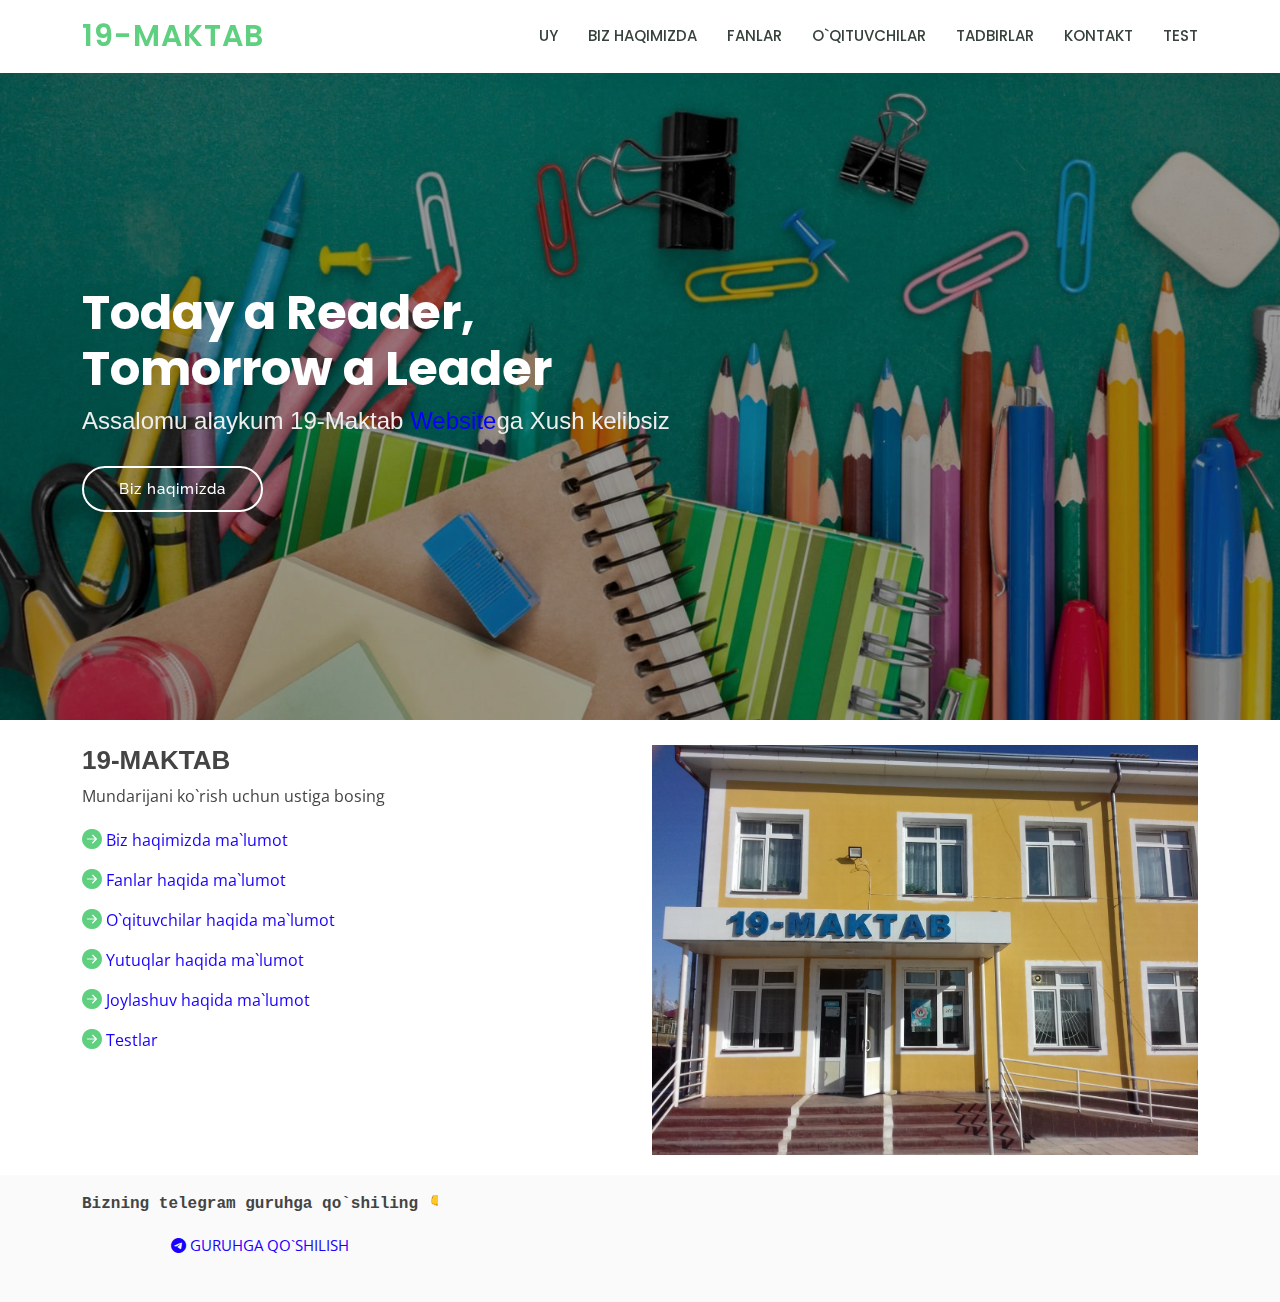
<file: index.html>
<!DOCTYPE html>
<html lang="en">

<head>
  <meta charset="utf-8">
  <meta content="width=device-width, initial-scale=1.0" name="viewport">

  <title>19-maktab</title>
  <meta content="19 Maktab" name="description">
  <meta content="19 Maktab" name="keywords">

  <!---- site icon-->
  <link href="assets/img/hero-bg.png" rel="icon">

  <!-- Google Fontlar -->
  <link
    href="https://fonts.googleapis.com/css?family=Open+Sans:300,300i,400,400i,600,600i,700,700i|Raleway:300,300i,400,400i,500,500i,600,600i,700,700i|Poppins:300,300i,400,400i,500,500i,600,600i,700,700i"
    rel="stylesheet">

  <!-- Vendor fayllar -->
  <link href="assets/vendor/animate.css/animate.min.css" rel="stylesheet">
  <link href="assets/vendor/aos/aos.css" rel="stylesheet">
  <link href="assets/vendor/bootstrap/css/bootstrap.min.css" rel="stylesheet">
  <link href="assets/vendor/bootstrap-icons/bootstrap-icons.css" rel="stylesheet">
  <link href="assets/vendor/boxicons/css/boxicons.min.css" rel="stylesheet">
  <link href="assets/vendor/remixicon/remixicon.css" rel="stylesheet">
  <link href="assets/vendor/swiper/swiper-bundle.min.css" rel="stylesheet">


  <!-- Asosiy css file -->
  <link href="assets/css/style.css" rel="stylesheet">

</head>

<body>
  <header id="header" class="fixed-top">
    <div class="container d-flex align-items-center">
      <h1 class="logo me-auto"><a href="index.html">19-Maktab</a></h1>
      <nav id="navbar" class="navbar order-last order-lg-0">
        <ul>
          <li><a href="index.html">UY</a> </li>
          <li><a href="about.html">BIZ HAQIMIZDA</a> </li>
          <li><a href="courses.html">FANLAR</a> </li>
          <li><a href="trainers.html">O`QITUVCHILAR</a> </li>
          <li><a href="events.html">TADBIRLAR</a> </li>
          <li><a href="contact.html">KONTAKT</a> </li>
          <li><a href="test.html">TEST</a> </li>
        </ul>
        <i class="bi bi-list mobile-nav-toggle"></i>
      </nav>
    </div>
  </header>

  <section id="hero" class="d-flex justify-content-center align-items-center">
    <div class="container position-relative" data-aos="zoom-in" data-aos-delay="100">
      <h1>Today a Reader,<br>Tomorrow a Leader</h1>
      <h2>Assalomu alaykum 19-Maktab <span
          style="color: rgb(4, 0, 255); ">Website</span>ga Xush kelibsiz</h2>
      <a href="about.html" class="btn-get-started">Biz haqimizda</a>
    </div>
  </section>

  <main id="main">
    <section id="about" class="about">
      <div class="container" data-aos="fade-up">
        <div class="row">
          <div class="col-lg-6 order-1 order-lg-2" data-aos="fade-left" data-aos-delay="100">
            <img src="assets/img/maktab.jpeg" class="img-fluid" alt="">
          </div>
          <div class="col-lg-6 pt-4 pt-lg-0 order-2 order-lg-1 content">
            <h3>19-MAKTAB</h3>
            <p>
              Mundarijani ko`rish uchun ustiga bosing
            </p>
            <ul>
              <li><i class="bi bi-arrow-right-circle-fill"></i><a href="about.html">Biz haqimizda ma`lumot</a></li>
              <li><i class="bi bi-arrow-right-circle-fill"></i><a href="courses.html">Fanlar haqida ma`lumot</a></li>
              <li><i class="bi bi-arrow-right-circle-fill"></i><a href="trainers.html">O`qituvchilar haqida ma`lumot</a>
              </li>
              <li><i class="bi bi-arrow-right-circle-fill"></i><a href="events.html">Yutuqlar haqida ma`lumot</a></li>
              <li><i class="bi bi-arrow-right-circle-fill"></i><a href="contact.html">Joylashuv haqida ma`lumot</a></li>
              <li><i class="bi bi-arrow-right-circle-fill"></i><a href="test.html">Testlar</a></li>
            </ul>
          </div>
        </div>
      </div>
    </section>
  </main>



  <footer id="footer">
    <div class="footer-top">
      <div class="container">
        <div class="row">
          <div class="col-lg-4 col-md-6 footer-newsletter wrapper">
            <h4 class="typing-demo "> Bizning telegram guruhga qo`shiling 👇</h4>
            <p><a href="#" class="bi-telegram"></a> <a class="btn-get-started" href="https://t.me/+dzqjlMgaF88yNjVi"
                target="_blank">GURUHGA QO`SHILISH</a></p>
          </div>
        </div>
      </div>
    </div>
  </footer>

  <div id="preloader"></div>
  <a href="#" class="back-to-top d-flex align-items-center justify-content-center"><i
      class="bi bi-arrow-up-short"></i></a>

  <script src="assets/vendor/purecounter/purecounter_vanilla.js"></script>
  <script src="assets/vendor/aos/aos.js"></script>
  <script src="assets/vendor/bootstrap/js/bootstrap.bundle.min.js"></script>
  <script src="assets/vendor/swiper/swiper-bundle.min.js"></script>
  <script src="assets/vendor/php-email-form/validate.js"></script>

  <script src="assets/js/main.js"></script>

</body>

</html>
</file>
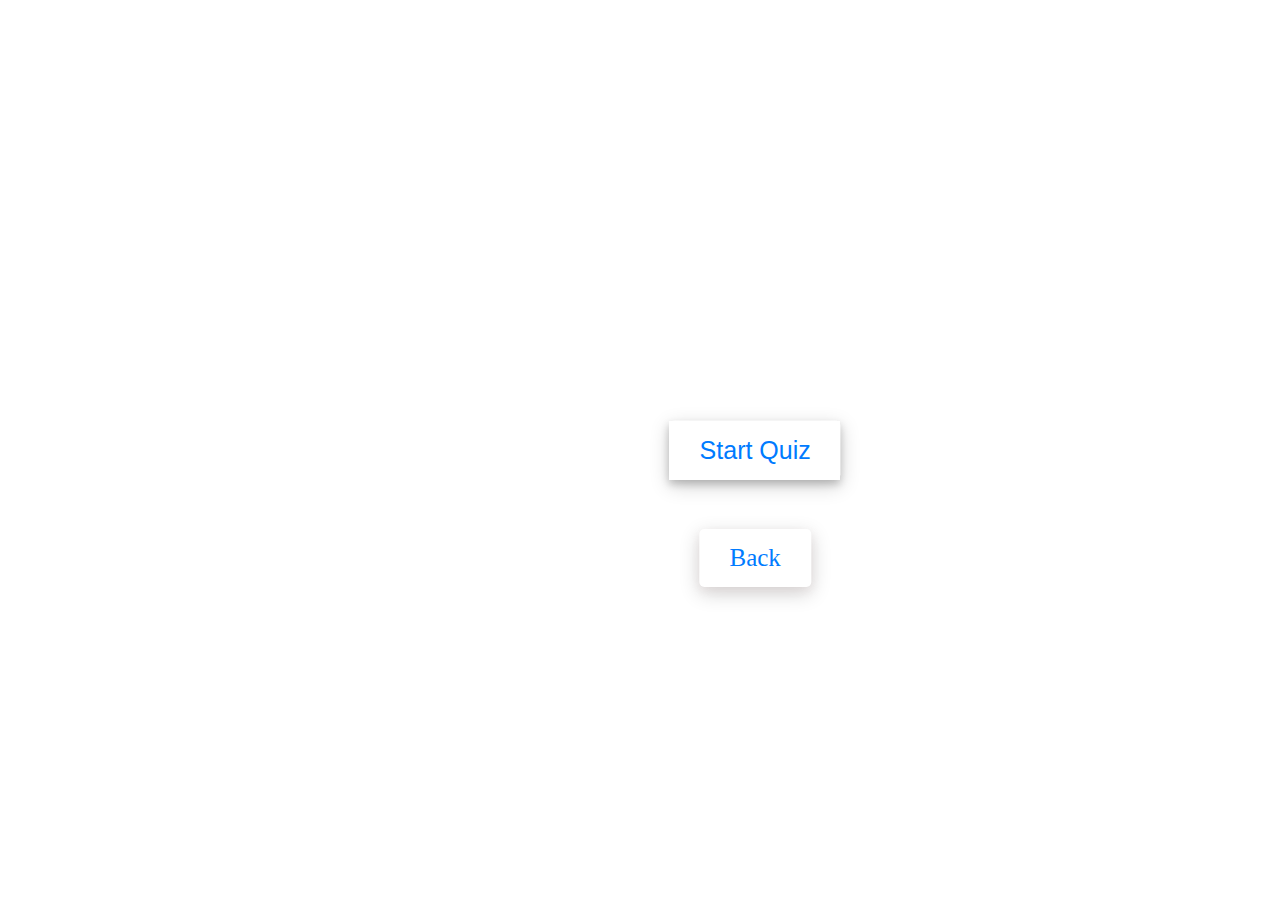
<file: ingiliz tili/test1/index.html>
<!DOCTYPE html>
<html lang="en">
<head>
    <meta charset="UTF-8">
    <meta name="viewport" content="width=device-width, initial-scale=1.0">
    <title>QUIZ</title>
    <link rel="stylesheet" href="https://cdnjs.cloudflare.com/ajax/libs/font-awesome/5.15.3/css/all.min.css"/>
    <link rel="stylesheet" href="../test1/style.css">
</head>
<body>
    <!-- start Quiz button -->
    <div class="start_btn"><button>Start Quiz</button></div>
    <div class="back_btn"><p><a href="../../ingiliz-test.html">Back</a></p></div>

    <!-- Info Box -->
    <div class="info_box">
        <div class="info-title"><span> Some Rules of this Quiz</span></div>
        <div class="info-list">
            <div class="info">1. You will have only <span>15 seconds</span> per each question.</div>
            <div class="info">2. Once you select your answer, it can't be undone.</div>
            <div class="info">3. You can't select any option once time goes off.</div>
            <div class="info">4. You can't exit from the Quiz while you're playing.</div>
            <div class="info">5. You'll get points on the basis of your correct answers.</div>
        </div>
        <div class="buttons">
            <button class="quit">Exit Quiz</button>
            <button class="restart">Continue</button>
        </div>
    </div>

    <div class="quiz_box">
        <header>
            <div class="title"> Quiz </div>
            <div class="timer">
                <div class="time_left_txt">Time Left</div>
                <div class="timer_sec">15</div>
            </div>
            <div class="time_line"></div>
        </header>
        <section>
            <div class="que_text">
            </div>
            <div class="option_list">
            </div>
        </section>

        <footer class="footer-test">
            <div class="total_que">
            </div>
            <button class="next_btn">Next Quiz</button>
        </footer>
    </div>

    <div class="result_box">
        <div class="icon">
            <i class="fas fa-crown"></i>
        </div>
        <div class="complete_text">You've completed the Quiz!</div>
        <div class="score_text">
        </div>
        <div class="buttons">
            <button class="restart">Replay Quiz</button>
            <button class="quit">Quit Quiz</button>
        </div>
    </div>
    <script src="../../assets/js/ingiliz tili/script.js"></script>
    <script src="../../assets/js/ingiliz tili/questions1.js"></script>

</body>
</html>
</file>
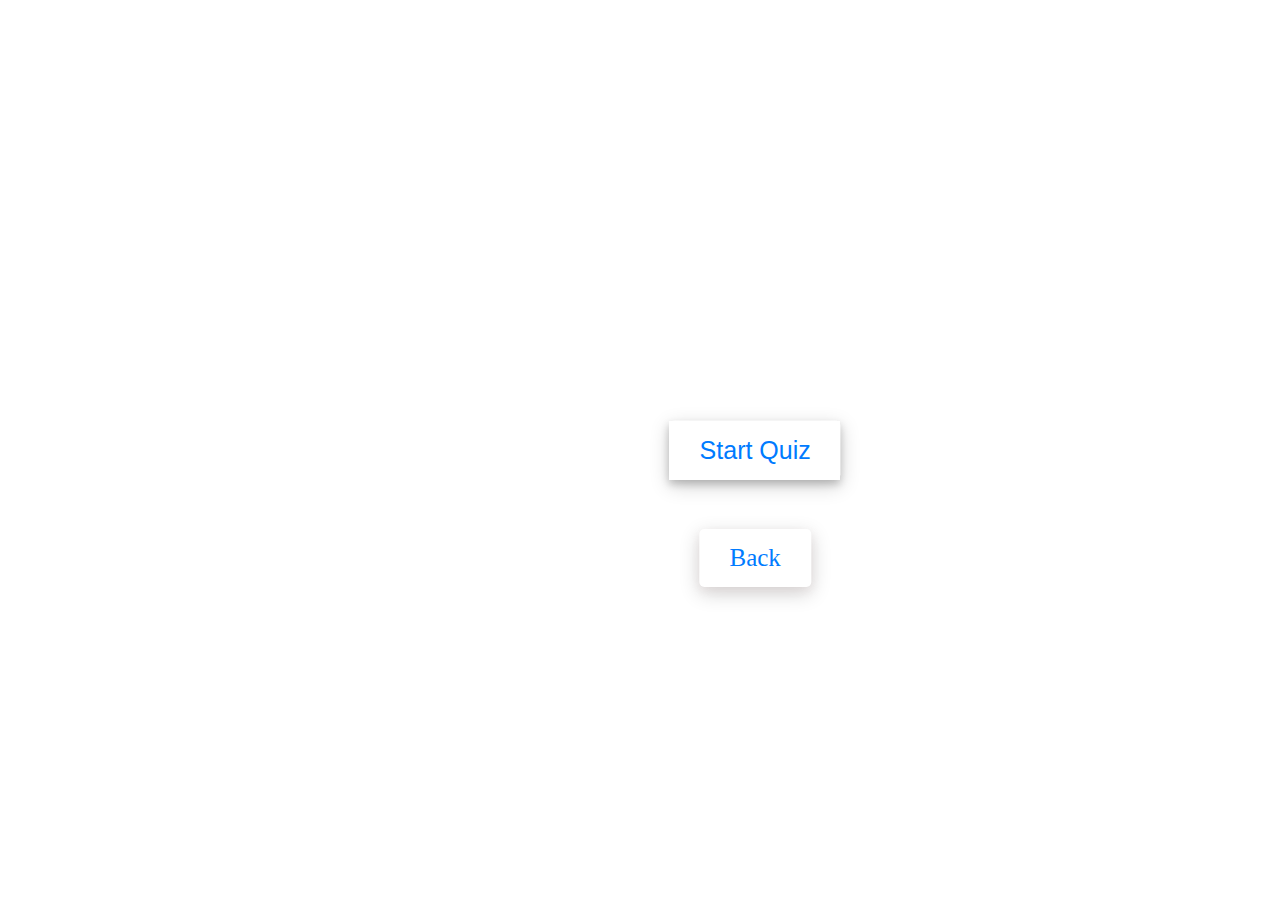
<file: ingiliz tili/test2/index.html>
<!DOCTYPE html>
<html lang="en">
<head>
    <meta charset="UTF-8">
    <meta name="viewport" content="width=device-width, initial-scale=1.0">
    <title>QUIZ</title>
    <link rel="stylesheet" href="https://cdnjs.cloudflare.com/ajax/libs/font-awesome/5.15.3/css/all.min.css"/>
    <link rel="stylesheet" href="../test1/style.css">
</head>
<body>
    <!-- start Quiz button -->
    <div class="start_btn"><button>Start Quiz</button></div>
    <div class="back_btn"><p><a href="../../ingiliz-test.html">Back</a></p></div>

    <!-- Info Box -->
    <div class="info_box">
        <div class="info-title"><span>Some Rules of this Quiz</span></div>
        <div class="info-list">
            <div class="info">1. You will have only <span>15 seconds</span> per each question.</div>
            <div class="info">2. Once you select your answer, it can't be undone.</div>
            <div class="info">3. You can't select any option once time goes off.</div>
            <div class="info">4. You can't exit from the Quiz while you're playing.</div>
            <div class="info">5. You'll get points on the basis of your correct answers.</div>
        </div>
        <div class="buttons">
            <button class="quit">Exit Quiz</button>
            <button class="restart">Continue</button>
        </div>
    </div>

    <!-- Quiz Box -->
    <div class="quiz_box">
        <header>
            <div class="title">Awesome Quiz Application</div>
            <div class="timer">
                <div class="time_left_txt">Time Left</div>
                <div class="timer_sec">15</div>
            </div>
            <div class="time_line"></div>
        </header>
        <section>
            <div class="que_text">
            </div>
            <div class="option_list">
            </div>
        </section>

        <footer class="footer-test">
            <div class="total_que">
            </div>
            <button class="next_btn">Next Quiz</button>
        </footer>
    </div>

    <div class="result_box">
        <div class="icon">
            <i class="fas fa-crown"></i>
        </div>
        <div class="complete_text">You've completed the Quiz!</div>
        <div class="score_text">
        </div>
        <div class="buttons">
            <button class="restart">Replay Quiz</button>
            <button class="quit">Quit Quiz</button>
        </div>
    </div>
    <script src="../../assets/js/ingiliz tili/script.js"></script>
    <script src="../../assets/js/ingiliz tili/questions2.js"></script>

</body>
</html>
</file>
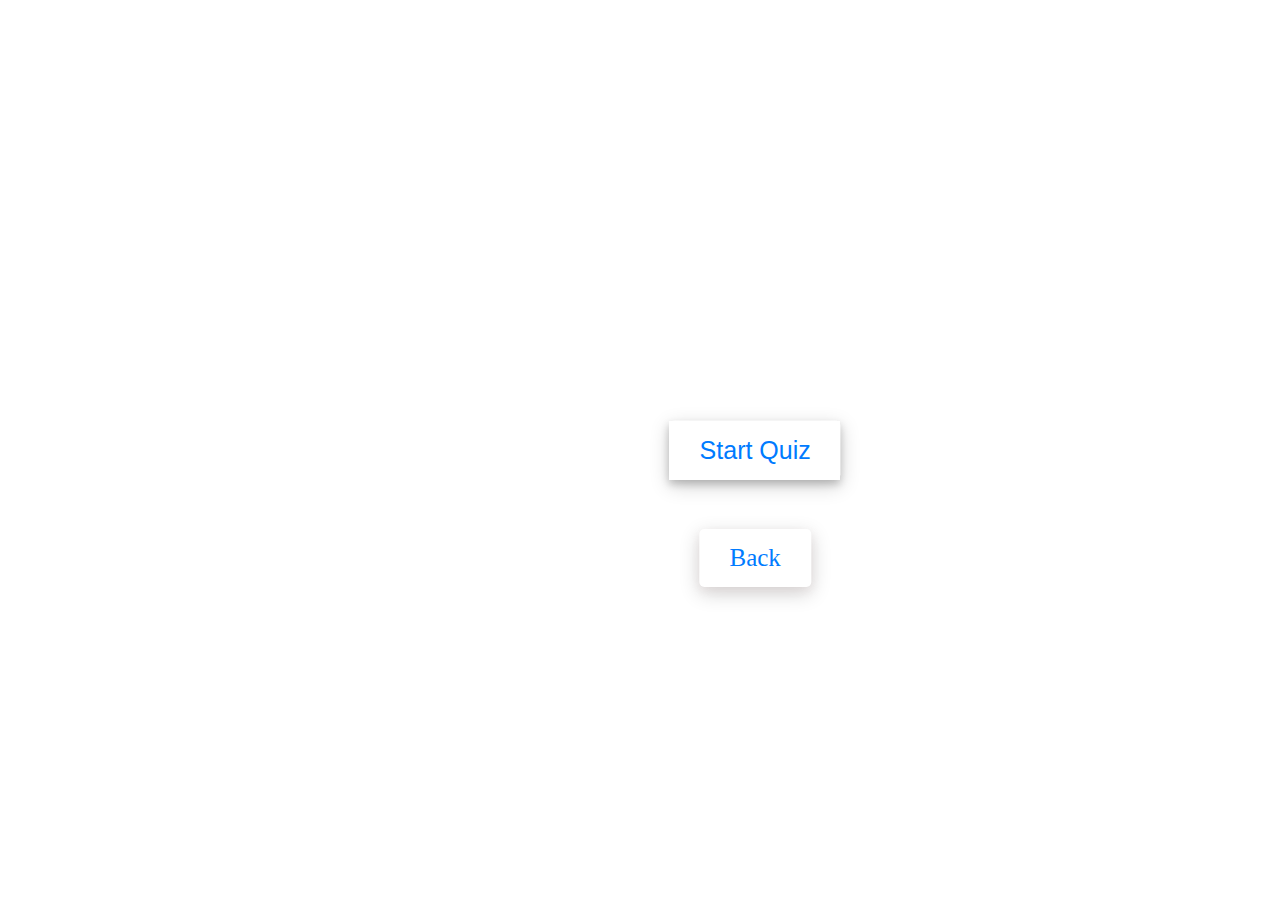
<file: ingiliz tili/test3/index.html>
<!DOCTYPE html>
<html lang="en">
<head>
    <meta charset="UTF-8">
    <meta name="viewport" content="width=device-width, initial-scale=1.0">
    <title>QUIZ</title>
    <link rel="stylesheet" href="https://cdnjs.cloudflare.com/ajax/libs/font-awesome/5.15.3/css/all.min.css"/>
    <link rel="stylesheet" href="../test1/style.css">
</head>
<body>
    <!-- start Quiz button -->
    <div class="start_btn"><button>Start Quiz</button></div>
    <div class="back_btn"><p><a href="../../ingiliz-test.html">Back</a></p></div>

    <!-- Info Box -->
    <div class="info_box">
        <div class="info-title"><span>Some Rules of this Quiz</span></div>
        <div class="info-list">
            <div class="info">1. You will have only <span>15 seconds</span> per each question.</div>
            <div class="info">2. Once you select your answer, it can't be undone.</div>
            <div class="info">3. You can't select any option once time goes off.</div>
            <div class="info">4. You can't exit from the Quiz while you're playing.</div>
            <div class="info">5. You'll get points on the basis of your correct answers.</div>
        </div>
        <div class="buttons">
            <button class="quit">Exit Quiz</button>
            <button class="restart">Continue</button>
        </div>
    </div>

    <!-- Quiz Box -->
    <div class="quiz_box">
        <header>
            <div class="title">Awesome Quiz Application</div>
            <div class="timer">
                <div class="time_left_txt">Time Left</div>
                <div class="timer_sec">15</div>
            </div>
            <div class="time_line"></div>
        </header>
        <section>
            <div class="que_text">
            </div>
            <div class="option_list">
            </div>
        </section>

        <footer class="footer-test">
            <div class="total_que">
            </div>
            <button class="next_btn">Next Quiz</button>
        </footer>
    </div>

    <div class="result_box">
        <div class="icon">
            <i class="fas fa-crown"></i>
        </div>
        <div class="complete_text">You've completed the Quiz!</div>
        <div class="score_text">
        </div>
        <div class="buttons">
            <button class="restart">Replay Quiz</button>
            <button class="quit">Quit Quiz</button>
        </div>
    </div>

    <script src="../../assets/js/ingiliz tili/script.js"></script>
    <script src="../../assets/js/ingiliz tili/questions3.js"></script>

</body>
</html>
</file>
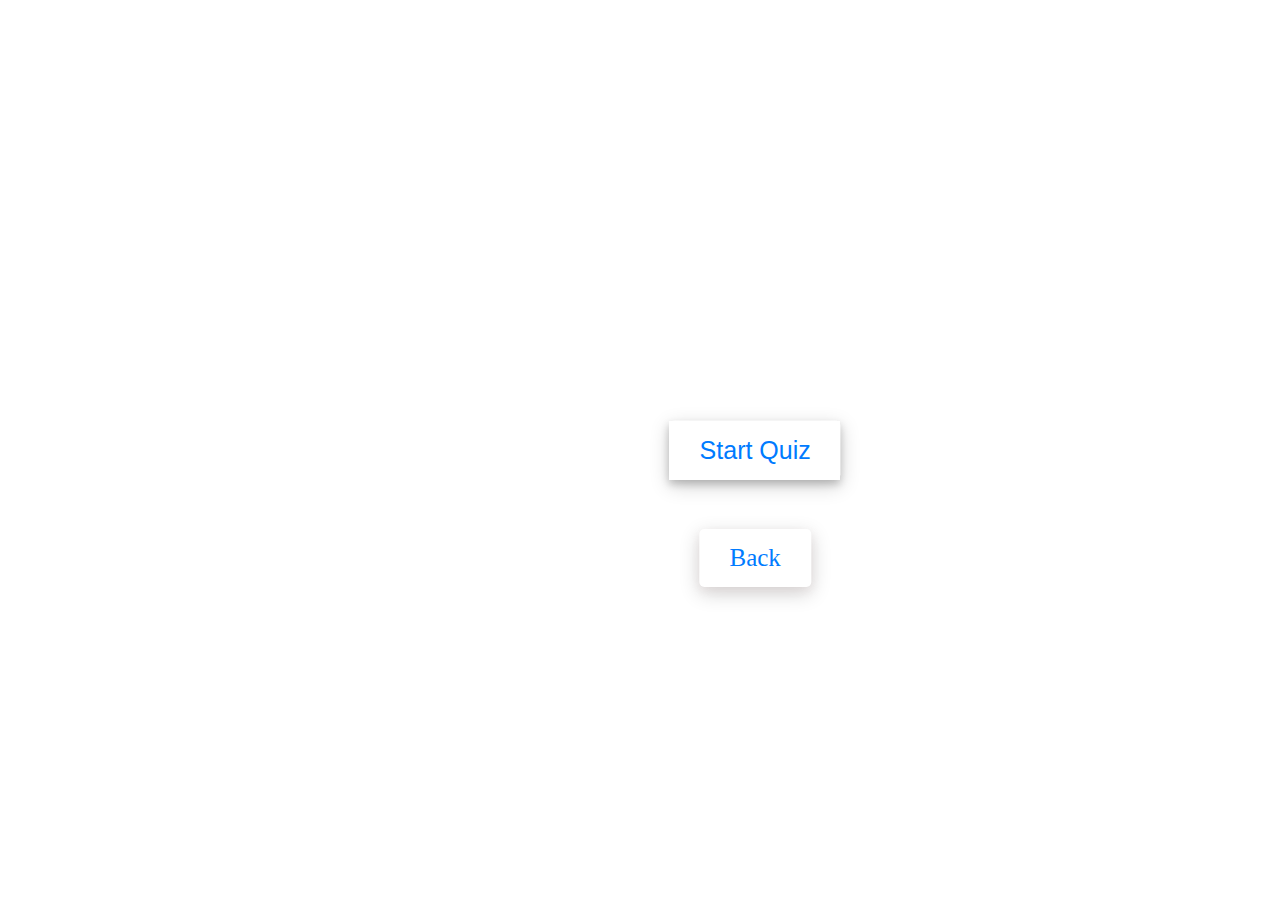
<file: ingiliz tili/test4/index.html>
<!DOCTYPE html>
<html lang="en">
  <head>
    <meta charset="UTF-8" />
    <meta name="viewport" content="width=device-width, initial-scale=1.0" />
    <title>QUIZ</title>
    <link
      rel="stylesheet"
      href="https://cdnjs.cloudflare.com/ajax/libs/font-awesome/5.15.3/css/all.min.css"
    />
    <link rel="stylesheet" href="../test1/style.css" />
  </head>
  <body>
    <div class="start_btn"><button>Start Quiz</button></div>
    <div class="back_btn">
      <p><a href="../../ingiliz-test.html">Back</a></p>
    </div>

    <div class="info_box">
      <div class="info-title"><span>Some Rules of this Quiz</span></div>
      <div class="info-list">
        <div class="info">
          1. You will have only <span>15 seconds</span> per each question.
        </div>
        <div class="info">
          2. Once you select your answer, it can't be undone.
        </div>
        <div class="info">
          3. You can't select any option once time goes off.
        </div>
        <div class="info">
          4. You can't exit from the Quiz while you're playing.
        </div>
        <div class="info">
          5. You'll get points on the basis of your correct answers.
        </div>
      </div>
      <div class="buttons">
        <button class="quit">Exit Quiz</button>
        <button class="restart">Continue</button>
      </div>
    </div>
    <div class="quiz_box">
      <header>
        <div class="title">Awesome Quiz Application</div>
        <div class="timer">
          <div class="time_left_txt">Time Left</div>
          <div class="timer_sec">15</div>
        </div>
        <div class="time_line"></div>
      </header>
      <section>
        <div class="que_text"></div>
        <div class="option_list"></div>
      </section>
      <footer class="footer-test">
        <div class="total_que"></div>
        <button class="next_btn">Next Quiz</button>
      </footer>
    </div>

    <div class="result_box">
      <div class="icon">
        <i class="fas fa-crown"></i>
      </div>
      <div class="complete_text">You've completed the Quiz!</div>
      <div class="score_text"></div>
      <div class="buttons">
        <button class="restart">Replay Quiz</button>
        <button class="quit">Quit Quiz</button>
      </div>
    </div>

    <script src="../../assets/js/ingiliz tili/script.js"></script>
    <script src="../../assets/js/ingiliz tili/questions4.js"></script>
  </body>
</html>
</file>
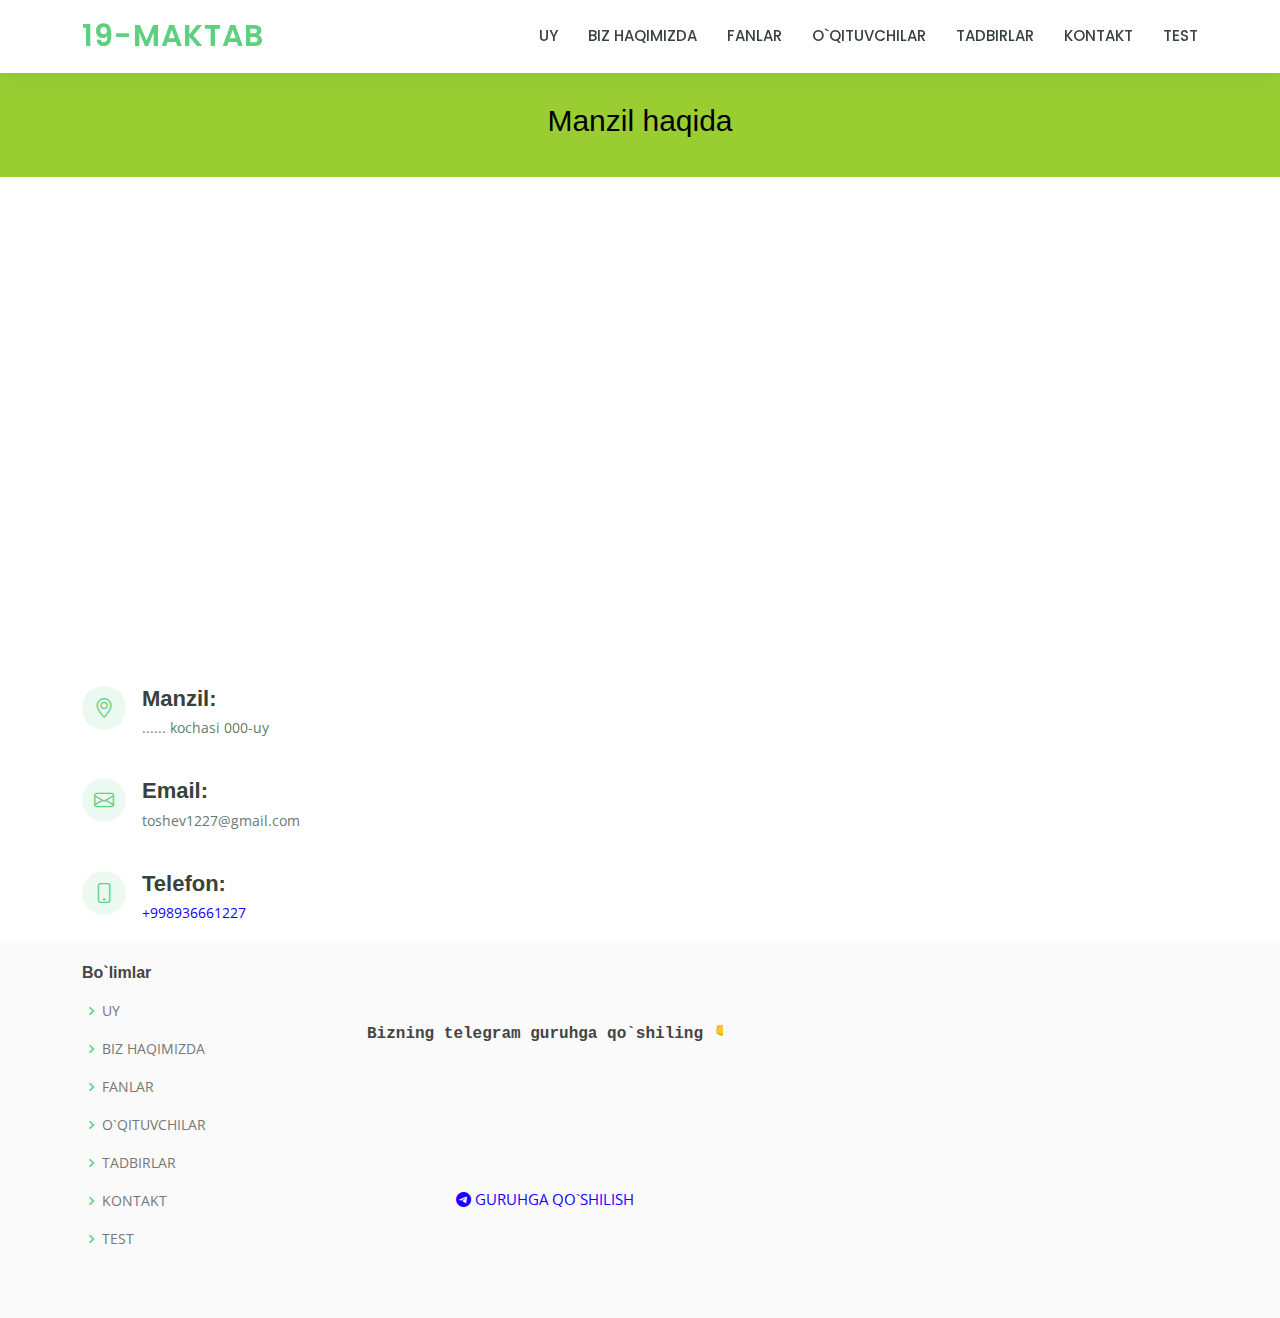
<file: contact.html>
<!DOCTYPE html>
<html lang="en">
  <head>
    <meta charset="utf-8" />
    <meta content="width=device-width, initial-scale=1.0" name="viewport" />

    <title>19-maktab</title>
    <meta content="19 Maktab" name="description">
  <meta content="19 Maktab" name="keywords">

    <!-- iconlar uchun site -->
    <link href="assets/img/favicon.png" rel="icon" />
    <link href="assets/img/apple-touch-icon.png" rel="apple-touch-icon" />

    <!-- Google Fontlar -->
    <link
      href="https://fonts.googleapis.com/css?family=Open+Sans:300,300i,400,400i,600,600i,700,700i|Raleway:300,300i,400,400i,500,500i,600,600i,700,700i|Poppins:300,300i,400,400i,500,500i,600,600i,700,700i"
      rel="stylesheet"
    />

    <!-- Vendor fayllar -->
    <link href="assets/vendor/animate.css/animate.min.css" rel="stylesheet" />
    <link href="assets/vendor/aos/aos.css" rel="stylesheet" />
    <link
      href="assets/vendor/bootstrap/css/bootstrap.min.css"
      rel="stylesheet"
    />
    <link
      href="assets/vendor/bootstrap-icons/bootstrap-icons.css"
      rel="stylesheet"
    />
    <link href="assets/vendor/boxicons/css/boxicons.min.css" rel="stylesheet" />
    <link href="assets/vendor/remixicon/remixicon.css" rel="stylesheet" />
    <link href="assets/vendor/swiper/swiper-bundle.min.css" rel="stylesheet" />

    <!-- Asosiy css file -->
    <link href="assets/css/style.css" rel="stylesheet" />
  </head>

  <body>
    <header id="header" class="fixed-top">
      <div class="container d-flex align-items-center">
        <h1 class="logo me-auto"><a href="index.html">19-Maktab</a></h1>
        <nav id="navbar" class="navbar order-last order-lg-0">
          <ul>
            <li><a href="index.html">UY</a></li>
            <li><a href="about.html">BIZ HAQIMIZDA</a></li>
            <li><a href="courses.html">FANLAR</a></li>
            <li><a href="trainers.html">O`QITUVCHILAR</a></li>
            <li><a href="events.html">TADBIRLAR</a></li>
            <li><a href="contact.html">KONTAKT</a></li>
            <li><a href="test.html">TEST</a></li>
          </ul>
          <i class="bi bi-list mobile-nav-toggle"></i>
        </nav>
      </div>
    </header>

    <main id="main">
      <div class="breadcrumbs" data-aos="fade-in">
        <div class="container">
          <h2>Manzil haqida</h2>
        </div>
      </div>

      <section id="contact" class="contact">
        <div data-aos="fade-up">
          <iframe
            src="https://www.google.com/maps/embed?pb=!1m18!1m12!1m3!1d612.9100025354197!2d69.97005782919459!3d40.96888301132899!2m3!1f0!2f0!3f0!3m2!1i1024!2i768!4f13.1!3m3!1m2!1s0x0%3A0xc166dd8568e2b386!2zNDDCsDU4JzA4LjAiTiA2OcKwNTgnMTQuMiJF!5e1!3m2!1sru!2s!4v1660591854292!5m2!1sru!2s"
            width="330"
            height="450"
            style="border: 0"
            allowfullscreen=""
            loading="lazy"
            referrerpolicy="no-referrer-when-downgrade"
          ></iframe>
        </div>
        <div class="container" data-aos="fade-up">
          <div class="row mt-5">
            <div class="col-lg-4">
              <div class="info">
                <div class="address">
                  <i class="bi bi-geo-alt"></i>
                  <h4>Manzil:</h4>
                  <p>...... kochasi 000-uy</p>
                </div>

                <div class="email">
                  <i class="bi bi-envelope"></i>
                  <h4>Email:</h4>
                  <p>toshev1227@gmail.com</p>
                </div>

                <div class="phone">
                  <i class="bi bi-phone"></i>
                  <h4>Telefon:</h4>
                  <p><a href="tel:998936661227">+998936661227</a></p>
                </div>
              </div>
            </div>
          </div>
        </div>
      </section>
    </main>

    <footer id="footer">
      <div class="footer-top">
        <div class="container">
          <div class="row">
            <div class="col-lg-3 col-md-6 footer-links">
              <h4>Bo`limlar</h4>
              <ul>
                <li>
                  <i class="bx bx-chevron-right"></i><a href="index.html">UY</a>
                </li>
                <li>
                  <i class="bx bx-chevron-right"></i
                  ><a href="about.html">BIZ HAQIMIZDA</a>
                </li>
                <li>
                  <i class="bx bx-chevron-right"></i
                  ><a href="courses.html">FANLAR</a>
                </li>
                <li>
                  <i class="bx bx-chevron-right"></i
                  ><a href="trainers.html">O`QITUVCHILAR</a>
                </li>
                <li>
                  <i class="bx bx-chevron-right"></i
                  ><a href="events.html">TADBIRLAR</a>
                </li>
                <li>
                  <i class="bx bx-chevron-right"></i
                  ><a href="contact.html">KONTAKT</a>
                </li>
                <li>
                  <i class="bx bx-chevron-right"></i
                  ><a href="test.html">TEST</a>
                </li>
              </ul>
            </div>
            <div class="col-lg-4 col-md-6 footer-newsletter wrapper">
              <h4 class="typing-demo">
                Bizning telegram guruhga qo`shiling 👇
              </h4>
              <p>
                <a href="#" class="bi-telegram"></a>
                <a
                  class="btn-get-started"
                  href="https://t.me/+dzqjlMgaF88yNjVi"
                  target="_blank"
                  >GURUHGA QO`SHILISH</a
                >
              </p>
            </div>
          </div>
        </div>
      </div>
    </footer>

    <div id="preloader"></div>
    <a
      href="#"
      class="back-to-top d-flex align-items-center justify-content-center"
      ><i class="bi bi-arrow-up-short"></i
    ></a>

    <script src="assets/vendor/purecounter/purecounter_vanilla.js"></script>
    <script src="assets/vendor/aos/aos.js"></script>
    <script src="assets/vendor/bootstrap/js/bootstrap.bundle.min.js"></script>
    <script src="assets/vendor/swiper/swiper-bundle.min.js"></script>
    <script src="assets/vendor/php-email-form/validate.js"></script>

    <script src="assets/js/main.js"></script>
  </body>
</html>
</file>
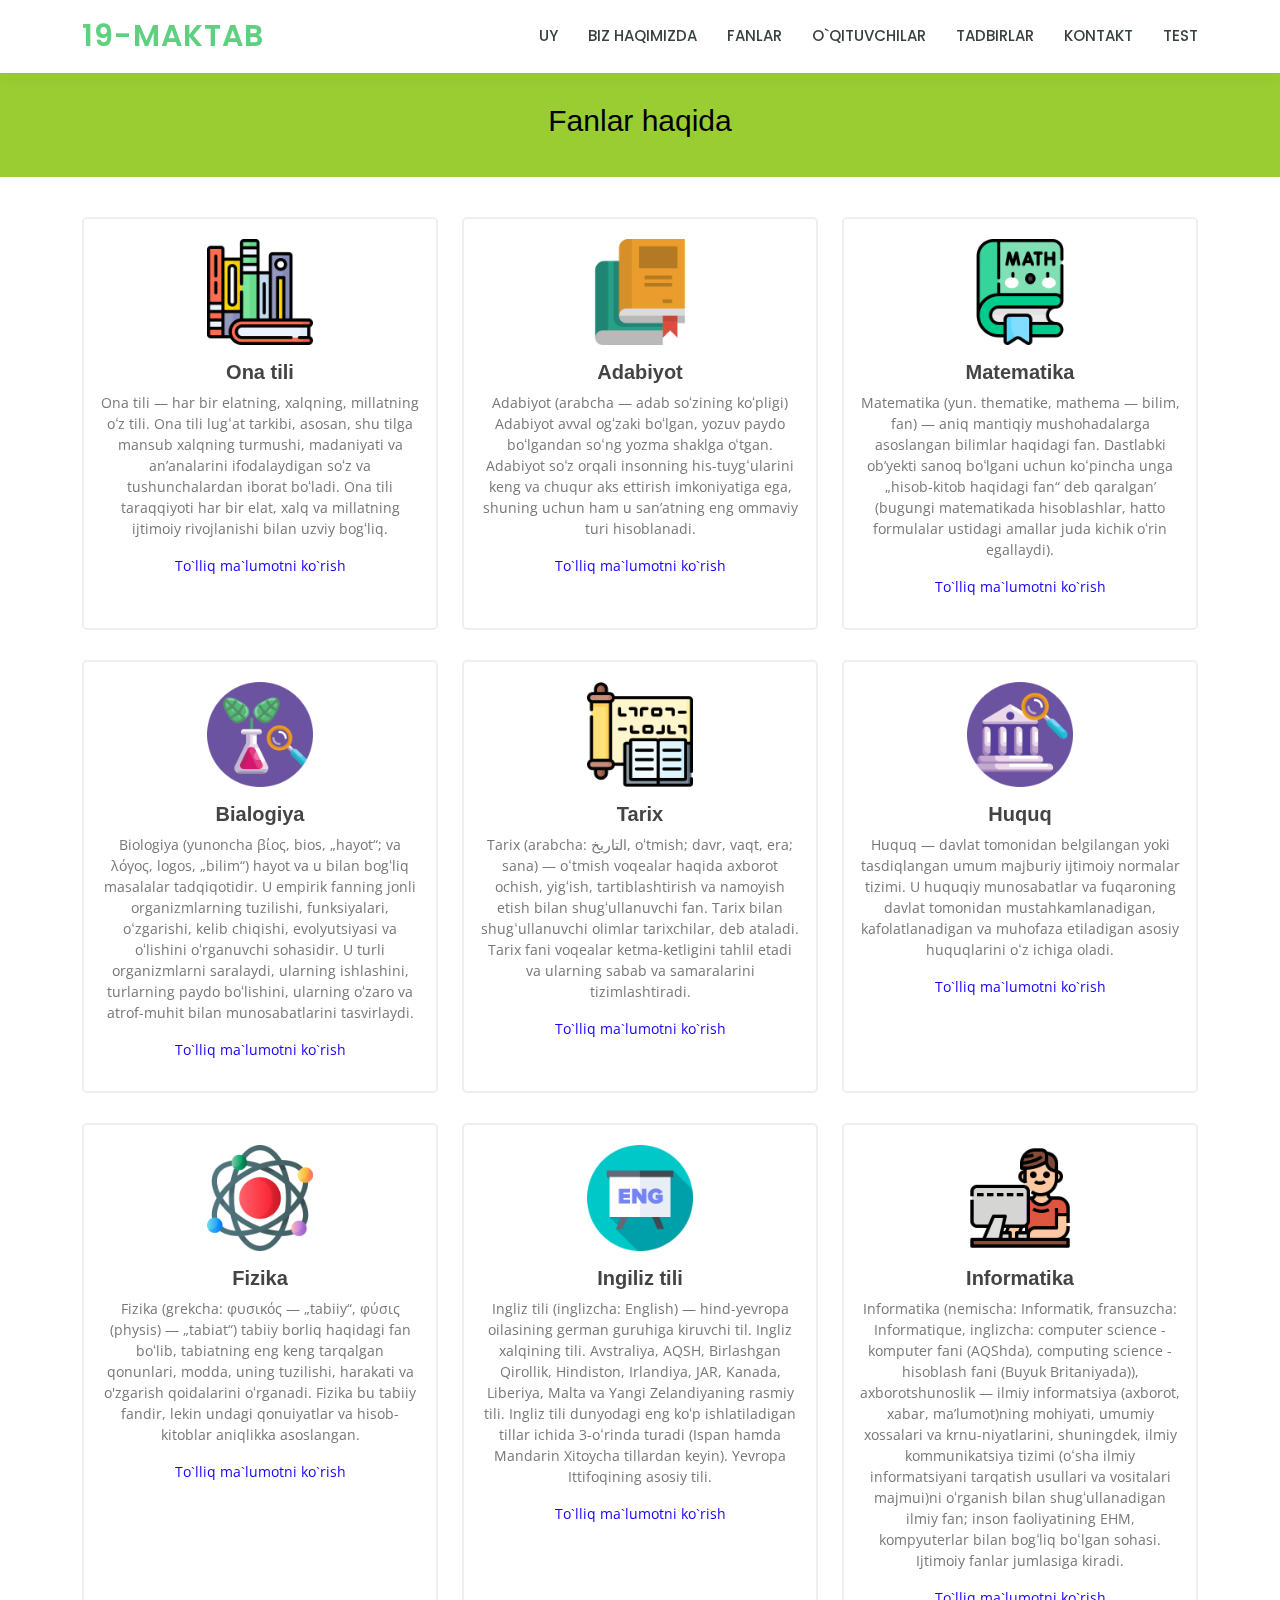
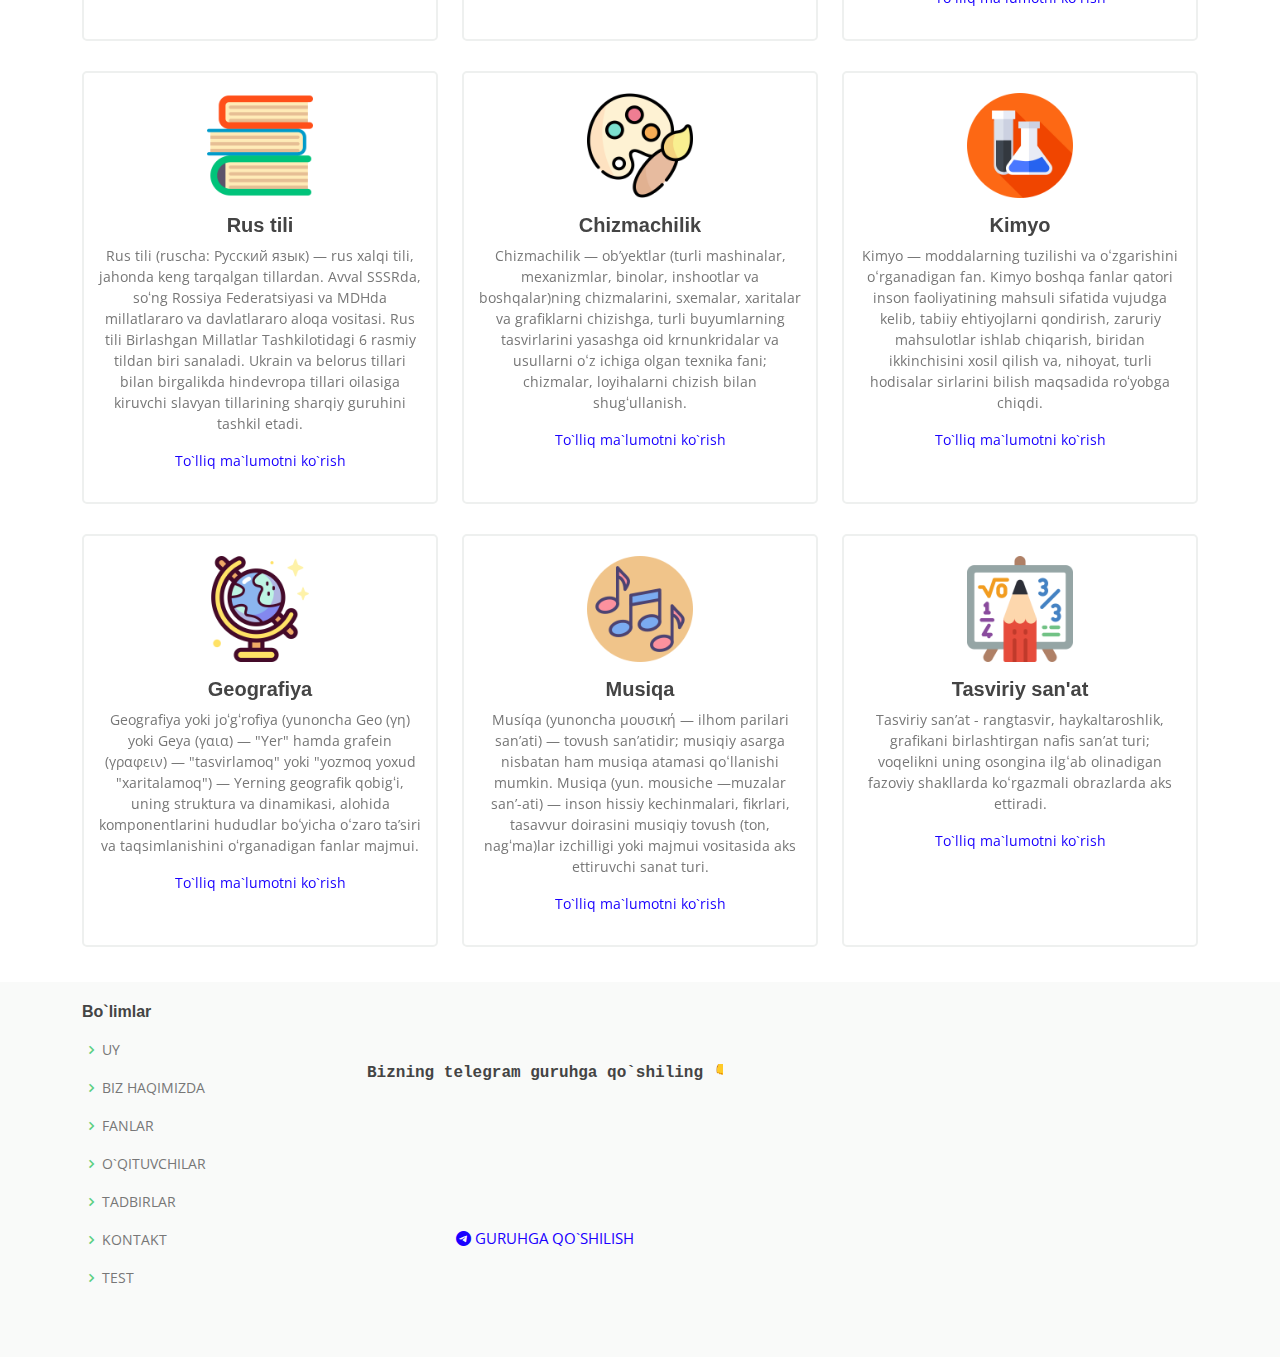
<file: courses.html>
<!DOCTYPE html>
<html lang="en">

<head>
  <meta charset="utf-8">
  <meta content="width=device-width, initial-scale=1.0" name="viewport">

  <title>19-maktab</title>
  <meta content="19 Maktab" name="description">
  <meta content="19 Maktab" name="keywords">

  <!-- iconlar uchun site -->
  <link href="assets/img/favicon.png" rel="icon">
  <link href="assets/img/apple-touch-icon.png" rel="apple-touch-icon">

  <!-- Google Fontlar -->
  <link
    href="https://fonts.googleapis.com/css?family=Open+Sans:300,300i,400,400i,600,600i,700,700i|Raleway:300,300i,400,400i,500,500i,600,600i,700,700i|Poppins:300,300i,400,400i,500,500i,600,600i,700,700i"
    rel="stylesheet">

  <!-- Vendor fayllar -->
  <link href="assets/vendor/animate.css/animate.min.css" rel="stylesheet">
  <link href="assets/vendor/aos/aos.css" rel="stylesheet">
  <link href="assets/vendor/bootstrap/css/bootstrap.min.css" rel="stylesheet">
  <link href="assets/vendor/bootstrap-icons/bootstrap-icons.css" rel="stylesheet">
  <link href="assets/vendor/boxicons/css/boxicons.min.css" rel="stylesheet">
  <link href="assets/vendor/remixicon/remixicon.css" rel="stylesheet">
  <link href="assets/vendor/swiper/swiper-bundle.min.css" rel="stylesheet">

  <!-- Asosiy css file -->
  <link href="assets/css/style.css" rel="stylesheet">
</head>

<body>
  <header id="header" class="fixed-top">
    <div class="container d-flex align-items-center">
      <h1 class="logo me-auto"><a href="index.html">19-Maktab</a></h1>
      <nav id="navbar" class="navbar order-last order-lg-0">
        <ul>
          <li><a href="index.html">UY</a> </li>
          <li><a href="about.html">BIZ HAQIMIZDA</a> </li>
          <li><a href="courses.html">FANLAR</a> </li>
          <li><a href="trainers.html">O`QITUVCHILAR</a> </li>
          <li><a href="events.html">TADBIRLAR</a> </li>
          <li><a href="contact.html">KONTAKT</a> </li>
           <li><a href="test.html">TEST</a> </li>
        </ul>
        <i class="bi bi-list mobile-nav-toggle"></i>
      </nav>
    </div>
  </header>
  <main id="main" data-aos="fade-in">
    <div class="breadcrumbs">
      <div class="container">
        <h2>Fanlar haqida</h2>
      </div>
    </div>
    <section id="courses" class="courses">
      <div class="container" data-aos="fade-up">
        <div class="row" data-aos="zoom-in" data-aos-delay="100">
          <div class="col-lg-4 col-md-6 d-flex align-items-stretch">
            <div class="course-item">
              <img src="assets/img/fanlar/books (2).png" class="img-fluid" alt="...">
              <div class="course-content">
                <h3>Ona tili</h3>
                <p>
                  Ona tili — har bir elatning, xalqning, millatning oʻz tili. Ona tili lugʻat tarkibi, asosan, shu tilga mansub xalqning turmushi, madaniyati va anʼanalarini ifodalaydigan soʻz va tushunchalardan iborat boʻladi. Ona tili taraqqiyoti har bir elat, xalq va millatning ijtimoiy rivojlanishi bilan uzviy bogʻliq.
                </p>
                <p><a href="https://uz.wikipedia.org/wiki/Ona_tili" target="_blank">To`lliq ma`lumotni ko`rish</a></p>
              </div>
            </div>
          </div>
          <div class="col-lg-4 col-md-6 d-flex align-items-stretch mt-4 mt-md-0">
            <div class="course-item">
              <img src="assets/img/fanlar/books (1).png" class="img-fluid" alt="...">
              <div class="course-content">
                <h3>Adabiyot</h3>
                <p>
                  Adabiyot (arabcha — adab soʻzining koʻpligi)  Adabiyot avval ogʻzaki boʻlgan, yozuv paydo boʻlgandan soʻng yozma shaklga oʻtgan. Adabiyot soʻz orqali insonning his-tuygʻularini keng va chuqur aks ettirish imkoniyatiga ega, shuning uchun ham u sanʼatning eng ommaviy turi hisoblanadi.
                </p>
                <p><a href="https://uz.wikipedia.org/wiki/adabiyot" target="_blank">To`lliq ma`lumotni ko`rish</a></p>
              </div>
            </div>
          </div>
          <div class="col-lg-4 col-md-6 d-flex align-items-stretch mt-4 mt-lg-0">
            <div class="course-item">
              <img src="assets/img/fanlar/math-book.png" class="img-fluid" alt="...">
              <div class="course-content">
                <h3></a>Matematika</h3>
                <p>
                  Matematika (yun. thematike, mathema — bilim, fan) — aniq mantiqiy mushohadalarga asoslangan bilimlar haqidagi fan. Dastlabki obʼyekti sanoq boʻlgani uchun koʻpincha unga „hisob-kitob haqidagi fan“ deb qaralganʼ (bugungi matematikada hisoblashlar, hatto formulalar ustidagi amallar juda kichik oʻrin egallaydi).
                </p>
                <p><a href="https://uz.wikipedia.org/wiki/Matematika" target="_blank">To`lliq ma`lumotni ko`rish</a></p>
              </div>
            </div>
          </div>
          <div class="col-lg-4 col-md-6 d-flex align-items-stretch mt-4 mt-lg-0">
            <div class="course-item">
              <img src="assets/img/fanlar/microbiology.png" class="img-fluid" alt="...">
              <div class="course-content">
                <h3>Bialogiya</h3>
                <p>
                  Biologiya (yunoncha βίος, bios, „hayot“; va λόγος, logos, „bilim“) hayot va u bilan bogʻliq masalalar tadqiqotidir. U empirik fanning jonli organizmlarning tuzilishi, funksiyalari, oʻzgarishi, kelib chiqishi, evolyutsiyasi va oʻlishini oʻrganuvchi sohasidir. U turli organizmlarni saralaydi, ularning ishlashini, turlarning paydo boʻlishini, ularning oʻzaro va atrof-muhit bilan munosabatlarini tasvirlaydi.
                </p>
                <p><a href="https://uz.wikipedia.org/wiki/Biologiya" target="_blank">To`lliq ma`lumotni ko`rish</a></p>
              </div>
            </div>
          </div>
          <div class="col-lg-4 col-md-6 d-flex align-items-stretch mt-4 mt-lg-0">
            <div class="course-item">
              <img src="assets/img/fanlar/history.png" class="img-fluid" alt="...">
              <div class="course-content">
                <h3>Tarix</h3>
                <p>
                  Tarix (arabcha: التاريخ, oʻtmish; davr, vaqt, era; sana) — oʻtmish voqealar haqida axborot ochish, yigʻish, tartiblashtirish va namoyish etish bilan shugʻullanuvchi fan. Tarix bilan shugʻullanuvchi olimlar tarixchilar, deb ataladi. Tarix fani voqealar ketma-ketligini tahlil etadi va ularning sabab va samaralarini tizimlashtiradi.
                </p>
                <p><a href="https://uz.wikipedia.org/wiki/Tarix" target="_blank">To`lliq ma`lumotni ko`rish</a></p>
              </div>
            </div>
          </div>
          <div class="col-lg-4 col-md-6 d-flex align-items-stretch mt-4 mt-lg-0">
            <div class="course-item">
              <img src="assets/img/fanlar/university.png" class="img-fluid" alt="...">
              <div class="course-content">
                <h3>Huquq</h3>
                <p>
                  Huquq — davlat tomonidan belgilangan yoki tasdiqlangan umum majburiy ijtimoiy normalar tizimi. U huquqiy munosabatlar va fuqaroning davlat tomonidan mustahkamlanadigan, kafolatlanadigan va muhofaza etiladigan asosiy huquqlarini oʻz ichiga oladi.
                </p>
                <p><a href="https://uz.wikipedia.org/wiki/Huquq" target="_blank">To`lliq ma`lumotni ko`rish</a></p>
              </div>
            </div>
          </div>
          <div class="col-lg-4 col-md-6 d-flex align-items-stretch mt-4 mt-lg-0">
            <div class="course-item">
              <img src="assets/img/fanlar/atomic-structure.png" class="img-fluid" alt="...">
              <div class="course-content">
                <h3>Fizika</h3>
                <p>
                  Fizika (grekcha: φυσικός — „tabiiy“, φύσις (physis) — „tabiat“) tabiiy borliq haqidagi fan boʻlib, tabiatning eng keng tarqalgan qonunlari, modda, uning tuzilishi, harakati va o'zgarish qoidalarini oʻrganadi. Fizika bu tabiiy fandir, lekin undagi qonuiyatlar va hisob-kitoblar aniqlikka asoslangan. 
                </p>
                <p><a href="https://uz.wikipedia.org/wiki/Fizika" target="_blank">To`lliq ma`lumotni ko`rish</a></p>
              </div>
            </div>
          </div>
          <div class="col-lg-4 col-md-6 d-flex align-items-stretch mt-4 mt-lg-0">
            <div class="course-item">
              <img src="assets/img/fanlar/eng.png" class="img-fluid" alt="...">
              <div class="course-content">
                <h3>Ingiliz tili</h3>
                <p>
                  Ingliz tili (inglizcha: English) — hind-yevropa oilasining german guruhiga kiruvchi til. Ingliz xalqining tili. Avstraliya, AQSH, Birlashgan Qirollik, Hindiston, Irlandiya, JAR, Kanada, Liberiya, Malta va Yangi Zelandiyaning rasmiy tili. Ingliz tili dunyodagi eng koʻp ishlatiladigan tillar ichida 3-oʻrinda turadi (Ispan hamda Mandarin Xitoycha tillardan keyin). Yevropa Ittifoqining asosiy tili.
                </p>
                <p><a href="https://uz.wikipedia.org/wiki/Ingliz_tili" target="_blank">To`lliq ma`lumotni ko`rish</a></p>
              </div>
            </div>
          </div>
          <div class="col-lg-4 col-md-6 d-flex align-items-stretch mt-4 mt-lg-0">
            <div class="course-item">
              <img src="assets/img/fanlar/computer.png" class="img-fluid" alt="...">
              <div class="course-content">
                <h3>Informatika</h3>
                <p>
                  Informatika (nemischa: Informatik, fransuzcha: Informatique, inglizcha: computer science - komputer fani (AQShda), computing science - hisoblash fani (Buyuk Britaniyada)), axborotshunoslik — ilmiy informatsiya (axborot, xabar, maʼlumot)ning mohiyati, umumiy xossalari va krnu-niyatlarini, shuningdek, ilmiy kommunikatsiya tizimi (oʻsha ilmiy informatsiyani tarqatish usullari va vositalari majmui)ni oʻrganish bilan shugʻullanadigan ilmiy fan; inson faoliyatining EHM, kompyuterlar bilan bogʻliq boʻlgan sohasi. Ijtimoiy fanlar jumlasiga kiradi. 
                </p>
                <p><a href=https://uz.wikipedia.org/wiki/Informatika"" target="_blank">To`lliq ma`lumotni ko`rish</a></p>
              </div>
            </div>
          </div>
          <div class="col-lg-4 col-md-6 d-flex align-items-stretch mt-4 mt-lg-0">
            <div class="course-item">
              <img src="assets/img/fanlar/books.png" class="img-fluid" alt="...">
              <div class="course-content">
                <h3>Rus tili</h3>
                <p>
                  Rus tili (ruscha: Русский язык) — rus xalqi tili, jahonda keng tarqalgan tillardan. Avval SSSRda, soʻng Rossiya Federatsiyasi va MDHda millatlararo va davlatlararo aloqa vositasi. Rus tili Birlashgan Millatlar Tashkilotidagi 6 rasmiy tildan biri sanaladi. Ukrain va belorus tillari bilan birgalikda hindevropa tillari oilasiga kiruvchi slavyan tillarining sharqiy guruhini tashkil etadi.
                </p>
                <p><a href="https://uz.wikipedia.org/wiki/Rus_tili" target="_blank">To`lliq ma`lumotni ko`rish</a></p>
              </div>
            </div>
          </div>
          <div class="col-lg-4 col-md-6 d-flex align-items-stretch mt-4 mt-lg-0">
            <div class="course-item">
              <img src="assets/img/fanlar/palette.png" class="img-fluid" alt="...">
              <div class="course-content">
                <h3>Chizmachilik</h3>
                <p>
                  Chizmachilik — obʼyektlar (turli mashinalar, mexanizmlar, binolar, inshootlar va boshqalar)ning chizmalarini, sxemalar, xaritalar va grafiklarni chizishga, turli buyumlarning tasvirlarini yasashga oid krnunkridalar va usullarni oʻz ichiga olgan texnika fani; chizmalar, loyihalarni chizish bilan shugʻullanish.
                </p>
                <p><a href="https://uz.wikipedia.org/wiki/Chizmachilik" target="_blank">To`lliq ma`lumotni ko`rish</a></p>
              </div>
            </div>
          </div>
          <div class="col-lg-4 col-md-6 d-flex align-items-stretch mt-4 mt-lg-0">
            <div class="course-item">
              <img src="assets/img/fanlar/chemistry.png" class="img-fluid" alt="...">
              <div class="course-content">
                <h3>Kimyo</h3>
                <p>
                  Kimyo — moddalarning tuzilishi va oʻzgarishini oʻrganadigan fan. Kimyo boshqa fanlar qatori inson faoliyatining mahsuli sifatida vujudga kelib, tabiiy ehtiyojlarni qondirish, zaruriy mahsulotlar ishlab chiqarish, biridan ikkinchisini xosil qilish va, nihoyat, turli hodisalar sirlarini bilish maqsadida roʻyobga chiqdi.
                </p>
                <p><a href="https://uz.wikipedia.org/wiki/Kimyo" target="_blank">To`lliq ma`lumotni ko`rish</a></p>
              </div>
            </div>
          </div>
          <div class="col-lg-4 col-md-6 d-flex align-items-stretch mt-4 mt-lg-0">
            <div class="course-item">
              <img src="assets/img/fanlar/geography.png" class="img-fluid" alt="...">
              <div class="course-content">
                <h3>Geografiya</h3>
                <p>
                  Geografiya yoki joʻgʻrofiya (yunoncha Geo (γη) yoki Geya (γαια) — "Yer" hamda grafein (γραφειν) — "tasvirlamoq" yoki "yozmoq yoxud "xaritalamoq") — Yerning geografik qobigʻi, uning struktura va dinamikasi, alohida komponentlarini hududlar boʻyicha oʻzaro taʼsiri va taqsimlanishini oʻrganadigan fanlar majmui. 
                </p>
                <p><a href="https://uz.wikipedia.org/wiki/Geografiya" target="_blank">To`lliq ma`lumotni ko`rish</a></p>
              </div>
            </div>
          </div>
          <div class="col-lg-4 col-md-6 d-flex align-items-stretch mt-4 mt-lg-0">
            <div class="course-item">
              <img src="assets/img/fanlar/music.png" class="img-fluid" alt="...">
              <div class="course-content">
                <h3>Musiqa</h3>
                <p>
                  Musíqa (yunoncha μουσική — ilhom parilari san’ati) — tovush san’atidir; musiqiy asarga nisbatan ham musiqa atamasi qoʻllanishi mumkin.
                  Musiqa (yun. mousiche —muzalar sanʼ-ati) — inson hissiy kechinmalari, fikrlari, tasavvur doirasini musiqiy tovush (ton, nagʻma)lar izchilligi yoki majmui vositasida aks ettiruvchi sanat turi.
                </p>
                <p><a href="https://uz.wikipedia.org/wiki/Musiqa" target="_blank">To`lliq ma`lumotni ko`rish</a></p>
              </div>
            </div>
          </div>
          <div class="col-lg-4 col-md-6 d-flex align-items-stretch mt-4 mt-lg-0">
            <div class="course-item">
              <img src="assets/img/fanlar/maths.png" class="img-fluid " alt="...">
              <div class="course-content">
                <h3>Tasviriy san'at</h3>
                <p>
                  Tasviriy sanʼat - rangtasvir, haykaltaroshlik, grafikani birlashtirgan nafis sanʼat turi; voqelikni uning osongina ilgʻab olinadigan fazoviy shakllarda koʻrgazmali obrazlarda aks ettiradi.
                </p>
                <p><a href="https://uz.wikipedia.org/wiki/Tasviriy_san%CA%BCat" target="_blank">To`lliq ma`lumotni ko`rish</a></p>
              </div>
            </div>
          </div>
        </div>
      </div>
    </section>
  </main>
  <footer id="footer">
    <div class="footer-top">
      <div class="container">
        <div class="row">
          <div class="col-lg-3 col-md-6 footer-links">
            <h4>Bo`limlar</h4>
            <ul>
              <li><i class="bx bx-chevron-right"></i><a href="index.html">UY</a> </li>
              <li><i class="bx bx-chevron-right"></i><a href="about.html">BIZ HAQIMIZDA</a> </li>
              <li><i class="bx bx-chevron-right"></i><a href="courses.html">FANLAR</a> </li>
              <li><i class="bx bx-chevron-right"></i><a href="trainers.html">O`QITUVCHILAR</a></li>
              <li><i class="bx bx-chevron-right"></i><a href="events.html">TADBIRLAR</a> </li>
              <li><i class="bx bx-chevron-right"></i><a href="contact.html">KONTAKT</a> </li>
              <li><i class="bx bx-chevron-right"></i><a href="test.html">TEST</a> </li>
            </ul>
            </ul>
          </div>
          <div class="col-lg-4 col-md-6 footer-newsletter wrapper">
            <h4 class="typing-demo "> Bizning telegram guruhga qo`shiling 👇</h4>
            <p><a href="#" class="bi-telegram"></a> <a class="btn-get-started" href="https://t.me/+dzqjlMgaF88yNjVi"
                target="_blank">GURUHGA QO`SHILISH</a></p>
          </div>
        </div>
      </div>
    </div>
  </footer>


  <div id="preloader"></div>
  <a href="#" class="back-to-top d-flex align-items-center justify-content-center"><i
      class="bi bi-arrow-up-short"></i></a>

  <script src="assets/vendor/purecounter/purecounter_vanilla.js"></script>
  <script src="assets/vendor/aos/aos.js"></script>
  <script src="assets/vendor/bootstrap/js/bootstrap.bundle.min.js"></script>
  <script src="assets/vendor/swiper/swiper-bundle.min.js"></script>
  <script src="assets/vendor/php-email-form/validate.js"></script>

  <script src="assets/js/main.js"></script>

</body>

</html>
</file>
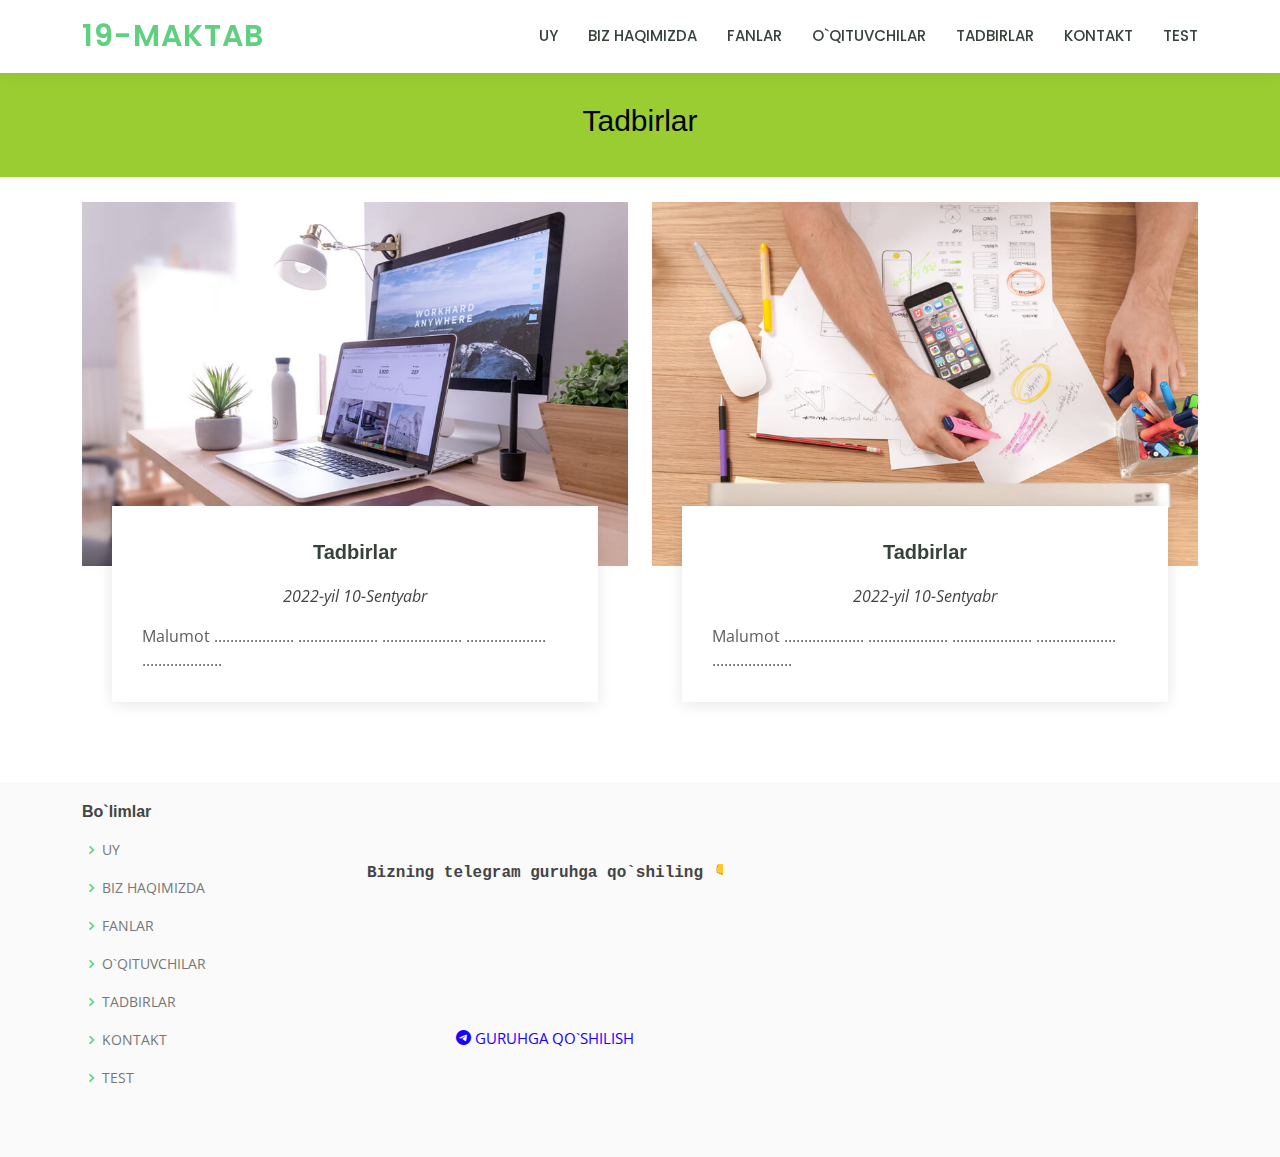
<file: events.html>
<!DOCTYPE html>
<html lang="en">

<head>
  <meta charset="utf-8">
  <meta content="width=device-width, initial-scale=1.0" name="viewport">

  <title>19-maktab</title>
  <meta content="19 Maktab" name="description">
  <meta content="19 Maktab" name="keywords">

  <!-- iconlar uchun site -->
  <link href="assets/img/favicon.png" rel="icon">
  <link href="assets/img/apple-touch-icon.png" rel="apple-touch-icon">

  <!-- Google Fontlar -->
  <link
    href="https://fonts.googleapis.com/css?family=Open+Sans:300,300i,400,400i,600,600i,700,700i|Raleway:300,300i,400,400i,500,500i,600,600i,700,700i|Poppins:300,300i,400,400i,500,500i,600,600i,700,700i"
    rel="stylesheet">

  <!-- Vendor fayllar -->
  <link href="assets/vendor/animate.css/animate.min.css" rel="stylesheet">
  <link href="assets/vendor/aos/aos.css" rel="stylesheet">
  <link href="assets/vendor/bootstrap/css/bootstrap.min.css" rel="stylesheet">
  <link href="assets/vendor/bootstrap-icons/bootstrap-icons.css" rel="stylesheet">
  <link href="assets/vendor/boxicons/css/boxicons.min.css" rel="stylesheet">
  <link href="assets/vendor/remixicon/remixicon.css" rel="stylesheet">
  <link href="assets/vendor/swiper/swiper-bundle.min.css" rel="stylesheet">

  <!-- Asosiy css file -->
  <link href="assets/css/style.css" rel="stylesheet">

</head>

<body>

  <header id="header" class="fixed-top">
    <div class="container d-flex align-items-center">
      <h1 class="logo me-auto"><a href="index.html">19-Maktab</a></h1>
      <nav id="navbar" class="navbar order-last order-lg-0">
        <ul>
          <li><a href="index.html">UY</a> </li>
          <li><a href="about.html">BIZ HAQIMIZDA</a> </li>
          <li><a href="courses.html">FANLAR</a> </li>
          <li><a href="trainers.html">O`QITUVCHILAR</a> </li>
          <li><a href="events.html">TADBIRLAR</a> </li>
          <li><a href="contact.html">KONTAKT</a> </li>
          <li><a href="test.html">TEST</a> </li>
        </ul>
        <i class="bi bi-list mobile-nav-toggle"></i>
      </nav>


    </div>
  </header>

  <main id="main">

    <div class="breadcrumbs" data-aos="fade-in">
      <div class="container">
        <h2>Tadbirlar</h2>
      </div>
    </div>
    <section id="events" class="events">
      <div class="container" data-aos="fade-up">

        <div class="row">
          <div class="col-md-6 d-flex align-items-stretch">
            <div class="card">
              <div class="card-img">
                <img src="assets/img/events-1.jpg" alt="...">
              </div>
              <div class="card-body">
                <h5 class="card-title"><a href="">Tadbirlar</a></h5>
                <p class="fst-italic text-center">2022-yil 10-Sentyabr</p>
                <p class="card-text">Malumot
                  ....................
                  ....................
                  ....................
                  ....................
                  ....................
                </p>
              </div>
            </div>
          </div>
          <div class="col-md-6 d-flex align-items-stretch">
            <div class="card">
              <div class="card-img">
                <img src="assets/img/events-2.jpg" alt="...">
              </div>
              <div class="card-body">
                <h5 class="card-title"><a href="">Tadbirlar</a></h5>
                <p class="fst-italic text-center">2022-yil 10-Sentyabr</p>
                <p class="card-text">Malumot
                  ....................
                  ....................
                  ....................
                  ....................
                  ....................
                </p>
              </div>
            </div>

          </div>
        </div>

      </div>
    </section>
  </main>
  <footer id="footer">
    <div class="footer-top">
      <div class="container">
        <div class="row">
          <div class="col-lg-3 col-md-6 footer-links">
            <h4>Bo`limlar</h4>
            <ul>
              <li><i class="bx bx-chevron-right"></i><a href="index.html">UY</a> </li>
              <li><i class="bx bx-chevron-right"></i><a href="about.html">BIZ HAQIMIZDA</a> </li>
              <li><i class="bx bx-chevron-right"></i><a href="courses.html">FANLAR</a> </li>
              <li><i class="bx bx-chevron-right"></i><a href="trainers.html">O`QITUVCHILAR</a></li>
              <li><i class="bx bx-chevron-right"></i><a href="events.html">TADBIRLAR</a> </li>
              <li><i class="bx bx-chevron-right"></i><a href="contact.html">KONTAKT</a> </li>
              <li><i class="bx bx-chevron-right"></i><a href="test.html">TEST</a> </li>
            </ul>
          </div>
          <div class="col-lg-4 col-md-6 footer-newsletter wrapper">
            <h4 class="typing-demo "> Bizning telegram guruhga qo`shiling 👇</h4>
            <p><a href="#" class="bi-telegram"></a> <a class="btn-get-started" href="https://t.me/+dzqjlMgaF88yNjVi"
                target="_blank">GURUHGA QO`SHILISH</a></p>
          </div>
        </div>
      </div>
    </div>
  </footer>

  <div id="preloader"></div>
  <a href="#" class="back-to-top d-flex align-items-center justify-content-center"><i
      class="bi bi-arrow-up-short"></i></a>

  <script src="assets/vendor/purecounter/purecounter_vanilla.js"></script>
  <script src="assets/vendor/aos/aos.js"></script>
  <script src="assets/vendor/bootstrap/js/bootstrap.bundle.min.js"></script>
  <script src="assets/vendor/swiper/swiper-bundle.min.js"></script>
  <script src="assets/vendor/php-email-form/validate.js"></script>

  <script src="assets/js/main.js"></script>

</body>

</html>
</file>
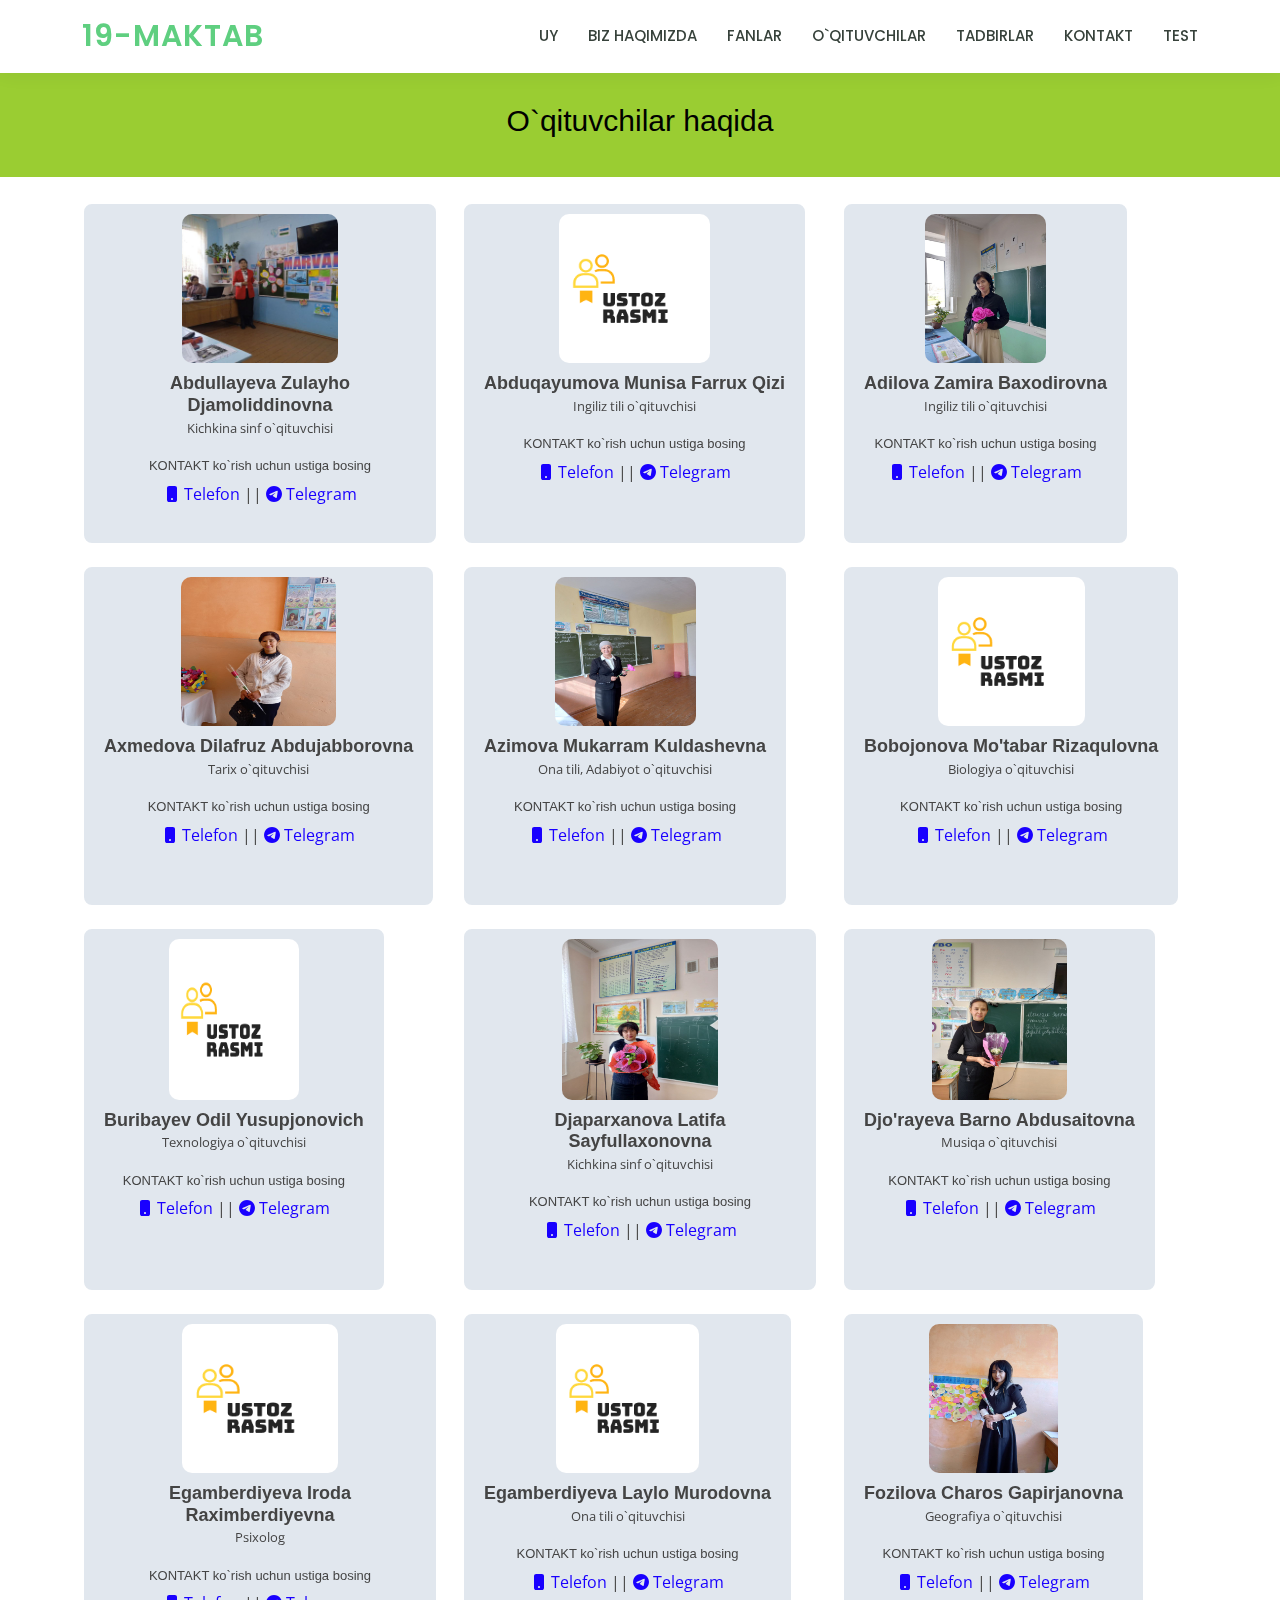
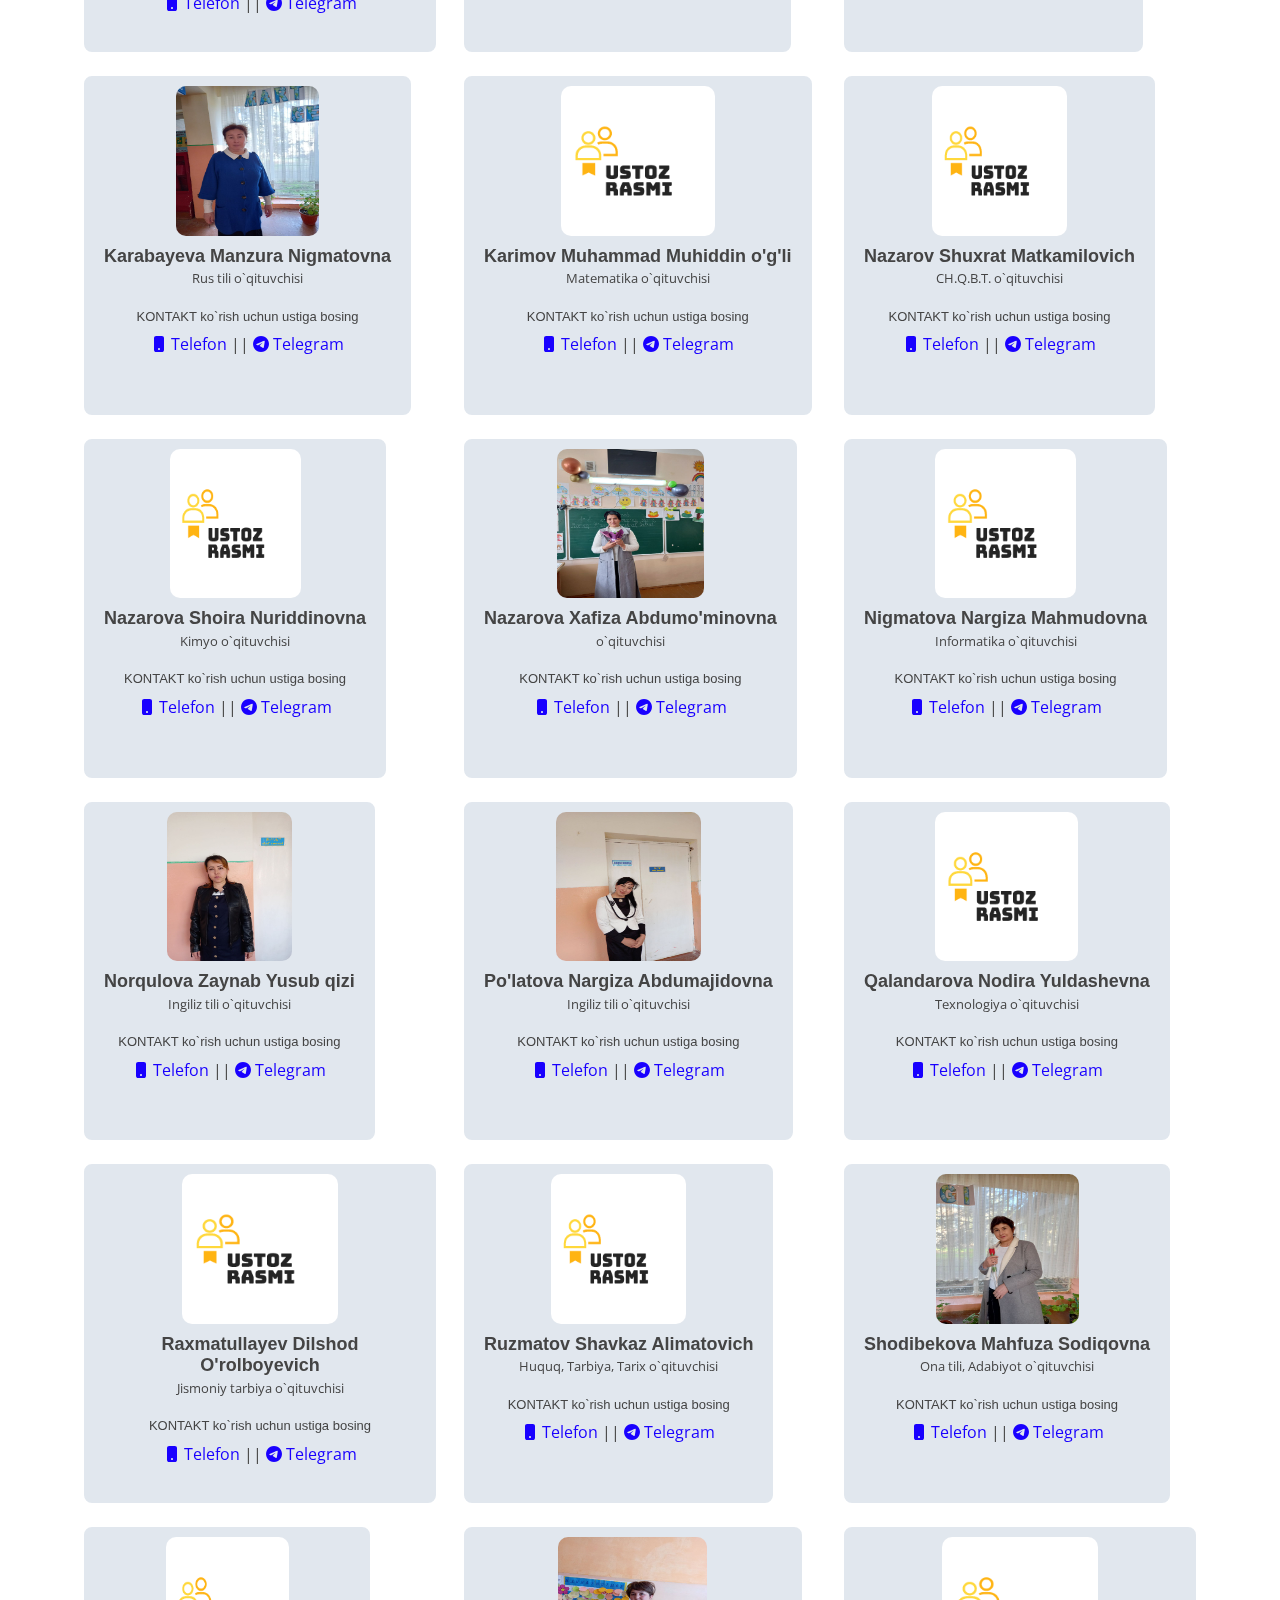
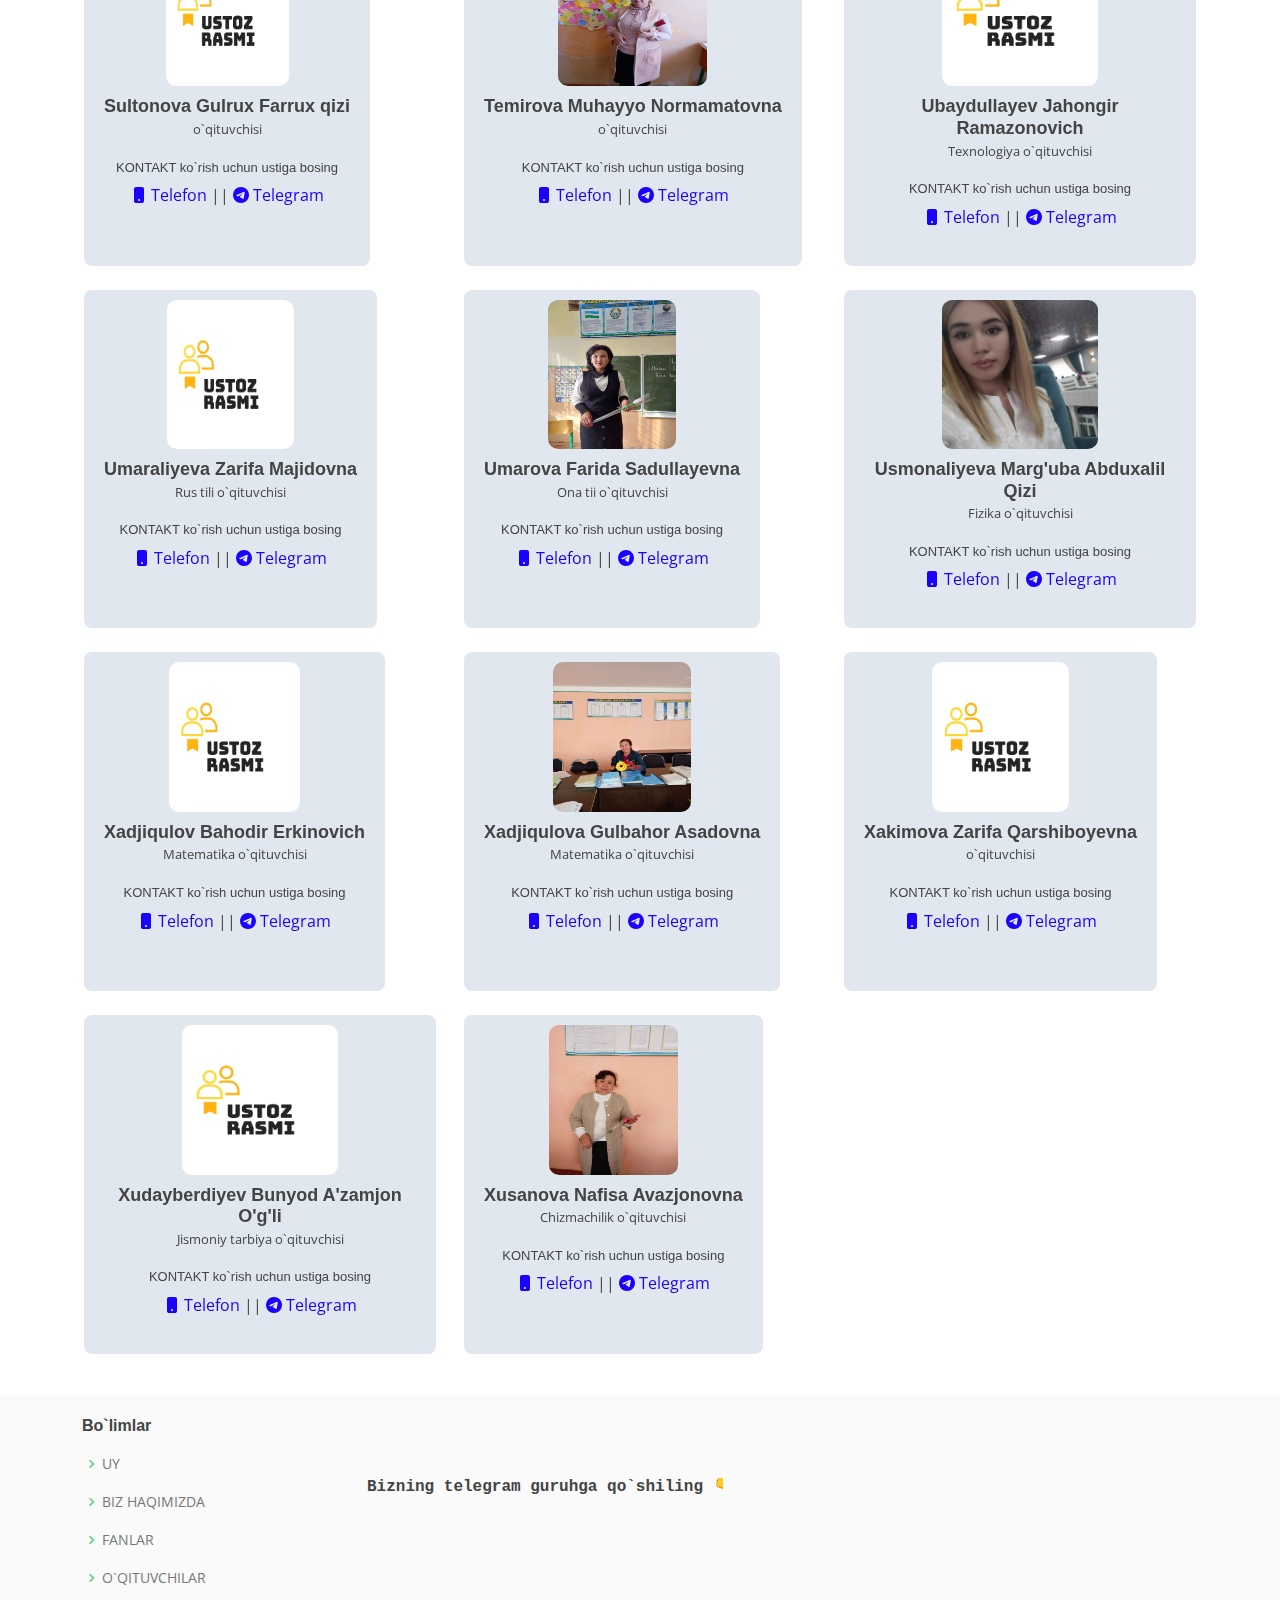
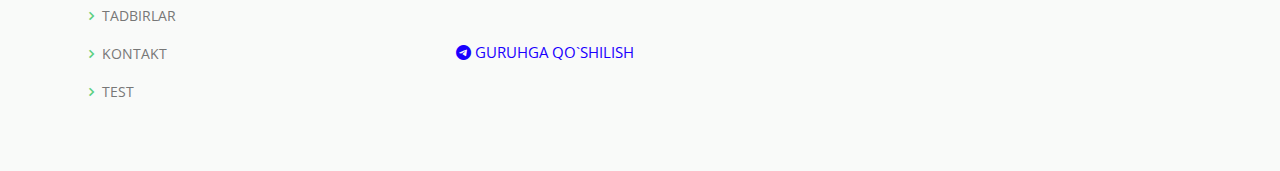
<file: trainers.html>
<!DOCTYPE html>
<html lang="en">
  <head>
    <meta charset="utf-8" />
    <meta content="width=device-width, initial-scale=1.0" name="viewport" />

    <title>19-maktab</title>
    <meta content="19 Maktab" name="description" />
    <meta content="19 Maktab" name="keywords" />

    <!-- iconlar uchun site -->
    <link href="assets/img/favicon.png" rel="icon" />
    <link href="assets/img/apple-touch-icon.png" rel="apple-touch-icon" />

    <!-- Google Fontlar -->
    <link
      href="https://fonts.googleapis.com/css?family=Open+Sans:300,300i,400,400i,600,600i,700,700i|Raleway:300,300i,400,400i,500,500i,600,600i,700,700i|Poppins:300,300i,400,400i,500,500i,600,600i,700,700i"
      rel="stylesheet"
    />

    <!-- Vendor fayllar -->
    <link href="assets/vendor/animate.css/animate.min.css" rel="stylesheet" />
    <link href="assets/vendor/aos/aos.css" rel="stylesheet" />
    <link
      href="assets/vendor/bootstrap/css/bootstrap.min.css"
      rel="stylesheet"
    />
    <link
      href="assets/vendor/bootstrap-icons/bootstrap-icons.css"
      rel="stylesheet"
    />
    <link href="assets/vendor/boxicons/css/boxicons.min.css" rel="stylesheet" />
    <link href="assets/vendor/remixicon/remixicon.css" rel="stylesheet" />
    <link href="assets/vendor/swiper/swiper-bundle.min.css" rel="stylesheet" />

    <!-- Asosiy css file -->
    <link href="assets/css/style.css" rel="stylesheet" />
  </head>

  <body>
    <header id="header" class="fixed-top">
      <div class="container d-flex align-items-center">
        <h1 class="logo me-auto"><a href="index.html">19-Maktab</a></h1>
        <nav id="navbar" class="navbar order-last order-lg-0">
          <ul>
            <li><a href="index.html">UY</a></li>
            <li><a href="about.html">BIZ HAQIMIZDA</a></li>
            <li><a href="courses.html">FANLAR</a></li>
            <li><a href="trainers.html">O`QITUVCHILAR</a></li>
            <li><a href="events.html">TADBIRLAR</a></li>
            <li><a href="contact.html">KONTAKT</a></li>
            <li><a href="test.html">TEST</a></li>
          </ul>
          <i class="bi bi-list mobile-nav-toggle"></i>
        </nav>
      </div>
    </header>

    <main id="main" data-aos="fade-in">
      <div class="breadcrumbs">
        <div class="container">
          <h2>O`qituvchilar haqida</h2>
        </div>
      </div>

      <section id="trainers" class="trainers">
        <div class="container" data-aos="fade-up">
          <div class="row" data-aos="zoom-in" data-aos-delay="100">
            <div class="col-lg-4 col-md-6 d-flex align-items-stretch">
              <div class="member">
                <img
                  src="./assets/img/ustozlar/Zulayho.jpg"
                  class="img-fluid"
                  alt=""
                />
                <div class="member-content">
                  <h4>Abdullayeva Zulayho Djamoliddinovna</h4>
                  <span>Kichkina sinf o`qituvchisi</span>
                  <div
                    class="col-lg-4 col-md-6 footer-newsletter"
                    style="padding: 20px 0 0 0; width: 100%"
                  >
                    <h6 style="font-size: 13px">
                      KONTAKT ko`rish uchun ustiga bosing
                    </h6>
                    <a href="#" class="bi-phone-fill"></a>
                    <a
                      class="btn-get-started"
                      href="tel:998936661227"
                      target="_blank"
                      >Telefon</a
                    >
                    || <a href="#" class="bi-telegram"></a>
                    <a
                      class="btn-get-started"
                      href="https://t.me/+dzqjlMgaF88yNjVi"
                      target="_blank"
                      >Telegram</a
                    >
                  </div>
                </div>
              </div>
            </div>
            <div class="col-lg-4 col-md-6 d-flex align-items-stretch">
              <div class="member">
                <img
                  src="./assets/img/ustozlar/ustoz.png"
                  class="img-fluid"
                  alt=""
                />
                <div class="member-content">
                  <h4>Abduqayumova Munisa Farrux Qizi</h4>
                  <span>Ingiliz tili o`qituvchisi</span>
                  <div
                    class="col-lg-4 col-md-6 footer-newsletter"
                    style="padding: 20px 0 0 0; width: 100%"
                  >
                    <h6 style="font-size: 13px">
                      KONTAKT ko`rish uchun ustiga bosing
                    </h6>
                    <a href="#" class="bi-phone-fill"></a>
                    <a
                      class="btn-get-started"
                      href="tel:998936661227"
                      target="_blank"
                      >Telefon</a
                    >
                    || <a href="#" class="bi-telegram"></a>
                    <a
                      class="btn-get-started"
                      href="https://t.me/+dzqjlMgaF88yNjVi"
                      target="_blank"
                      >Telegram</a
                    >
                  </div>
                </div>
              </div>
            </div>
            <div class="col-lg-4 col-md-6 d-flex align-items-stretch">
              <div class="member">
                <img
                  src="./assets/img/ustozlar/Zamira.jpg"
                  class="img-fluid"
                  alt=""
                />
                <div class="member-content">
                  <h4>Adilova Zamira Baxodirovna</h4>
                  <span>Ingiliz tili o`qituvchisi</span>
                  <div
                    class="col-lg-4 col-md-6 footer-newsletter"
                    style="padding: 20px 0 0 0; width: 100%"
                  >
                    <h6 style="font-size: 13px">
                      KONTAKT ko`rish uchun ustiga bosing
                    </h6>
                    <a href="#" class="bi-phone-fill"></a>
                    <a
                      class="btn-get-started"
                      href="tel:998936661227"
                      target="_blank"
                      >Telefon</a
                    >
                    || <a href="#" class="bi-telegram"></a>
                    <a
                      class="btn-get-started"
                      href="https://t.me/+dzqjlMgaF88yNjVi"
                      target="_blank"
                      >Telegram</a
                    >
                  </div>
                </div>
              </div>
            </div>
            <div class="col-lg-4 col-md-6 d-flex align-items-stretch">
              <div class="member">
                <img
                  src="./assets/img/ustozlar/Dilafruz.jpg"
                  class="img-fluid"
                  alt=""
                />
                <div class="member-content">
                  <h4>Axmedova Dilafruz Abdujabborovna</h4>
                  <span>Tarix o`qituvchisi</span>
                  <div
                    class="col-lg-4 col-md-6 footer-newsletter"
                    style="padding: 20px 0 0 0; width: 100%"
                  >
                    <h6 style="font-size: 13px">
                      KONTAKT ko`rish uchun ustiga bosing
                    </h6>
                    <a href="#" class="bi-phone-fill"></a>
                    <a
                      class="btn-get-started"
                      href="tel:998936661227"
                      target="_blank"
                      >Telefon</a
                    >
                    || <a href="#" class="bi-telegram"></a>
                    <a
                      class="btn-get-started"
                      href="https://t.me/+dzqjlMgaF88yNjVi"
                      target="_blank"
                      >Telegram</a
                    >
                  </div>
                </div>
              </div>
            </div>
            <div class="col-lg-4 col-md-6 d-flex align-items-stretch">
              <div class="member">
                <img
                  src="./assets/img/ustozlar/Mukarram.jpg"
                  class="img-fluid"
                  alt=""
                />
                <div class="member-content">
                  <h4>Azimova Mukarram Kuldashevna</h4>
                  <span>Ona tili, Adabiyot o`qituvchisi</span>
                  <div
                    class="col-lg-4 col-md-6 footer-newsletter"
                    style="padding: 20px 0 0 0; width: 100%"
                  >
                    <h6 style="font-size: 13px">
                      KONTAKT ko`rish uchun ustiga bosing
                    </h6>
                    <a href="#" class="bi-phone-fill"></a>
                    <a
                      class="btn-get-started"
                      href="tel:998936661227"
                      target="_blank"
                      >Telefon</a
                    >
                    || <a href="#" class="bi-telegram"></a>
                    <a
                      class="btn-get-started"
                      href="https://t.me/+dzqjlMgaF88yNjVi"
                      target="_blank"
                      >Telegram</a
                    >
                  </div>
                </div>
              </div>
            </div>
            <div class="col-lg-4 col-md-6 d-flex align-items-stretch">
              <div class="member">
                <img
                  src="./assets/img/ustozlar/ustoz.png"
                  class="img-fluid"
                  alt=""
                />
                <div class="member-content">
                  <h4>Bobojonova Mo'tabar Rizaqulovna</h4>
                  <span>Biologiya o`qituvchisi</span>
                  <div
                    class="col-lg-4 col-md-6 footer-newsletter"
                    style="padding: 20px 0 0 0; width: 100%"
                  >
                    <h6 style="font-size: 13px">
                      KONTAKT ko`rish uchun ustiga bosing
                    </h6>
                    <a href="#" class="bi-phone-fill"></a>
                    <a
                      class="btn-get-started"
                      href="tel:998936661227"
                      target="_blank"
                      >Telefon</a
                    >
                    || <a href="#" class="bi-telegram"></a>
                    <a
                      class="btn-get-started"
                      href="https://t.me/+dzqjlMgaF88yNjVi"
                      target="_blank"
                      >Telegram</a
                    >
                  </div>
                </div>
              </div>
            </div>
            <div class="col-lg-4 col-md-6 d-flex align-items-stretch">
              <div class="member">
                <img
                  src="assets/img/ustozlar/ustoz.png"
                  class="img-fluid"
                  alt=""
                />
                <div class="member-content">
                  <h4>Buribayev Odil Yusupjonovich</h4>
                  <span>Texnologiya o`qituvchisi</span>
                  <div
                    class="col-lg-4 col-md-6 footer-newsletter"
                    style="padding: 20px 0 0 0; width: 100%"
                  >
                    <h6 style="font-size: 13px">
                      KONTAKT ko`rish uchun ustiga bosing
                    </h6>
                    <a href="#" class="bi-phone-fill"></a>
                    <a
                      class="btn-get-started"
                      href="tel:998936661227"
                      target="_blank"
                      >Telefon</a
                    >
                    || <a href="#" class="bi-telegram"></a>
                    <a
                      class="btn-get-started"
                      href="https://t.me/+dzqjlMgaF88yNjVi"
                      target="_blank"
                      >Telegram</a
                    >
                  </div>
                </div>
              </div>
            </div>
            <div class="col-lg-4 col-md-6 d-flex align-items-stretch">
              <div class="member">
                <img
                  src="./assets/img/ustozlar/Latifa.jpg"
                  class="img-fluid"
                  alt=""
                />
                <div class="member-content">
                  <h4>Djaparxanova Latifa Sayfullaxonovna</h4>
                  <span>Kichkina sinf o`qituvchisi</span>
                  <div
                    class="col-lg-4 col-md-6 footer-newsletter"
                    style="padding: 20px 0 0 0; width: 100%"
                  >
                    <h6 style="font-size: 13px">
                      KONTAKT ko`rish uchun ustiga bosing
                    </h6>
                    <a href="#" class="bi-phone-fill"></a>
                    <a
                      class="btn-get-started"
                      href="tel:998936661227"
                      target="_blank"
                      >Telefon</a
                    >
                    || <a href="#" class="bi-telegram"></a>
                    <a
                      class="btn-get-started"
                      href="https://t.me/+dzqjlMgaF88yNjVi"
                      target="_blank"
                      >Telegram</a
                    >
                  </div>
                </div>
              </div>
            </div>
            <div class="col-lg-4 col-md-6 d-flex align-items-stretch">
              <div class="member">
                <img
                  src="./assets/img/ustozlar/Barno.jpg"
                  class="img-fluid"
                  alt=""
                />
                <div class="member-content">
                  <h4>Djo'rayeva Barno Abdusaitovna</h4>
                  <span>Musiqa o`qituvchisi</span>
                  <div
                    class="col-lg-4 col-md-6 footer-newsletter"
                    style="padding: 20px 0 0 0; width: 100%"
                  >
                    <h6 style="font-size: 13px">
                      KONTAKT ko`rish uchun ustiga bosing
                    </h6>
                    <a href="#" class="bi-phone-fill"></a>
                    <a
                      class="btn-get-started"
                      href="tel:998936661227"
                      target="_blank"
                      >Telefon</a
                    >
                    || <a href="#" class="bi-telegram"></a>
                    <a
                      class="btn-get-started"
                      href="https://t.me/+dzqjlMgaF88yNjVi"
                      target="_blank"
                      >Telegram</a
                    >
                  </div>
                </div>
              </div>
            </div>
            <div class="col-lg-4 col-md-6 d-flex align-items-stretch">
              <div class="member">
                <img
                  src="./assets/img/ustozlar/ustoz.png"
                  class="img-fluid"
                  alt=""
                />
                <div class="member-content">
                  <h4>Egamberdiyeva Iroda Raximberdiyevna</h4>
                  <span>Psixolog</span>
                  <div
                    class="col-lg-4 col-md-6 footer-newsletter"
                    style="padding: 20px 0 0 0; width: 100%"
                  >
                    <h6 style="font-size: 13px">
                      KONTAKT ko`rish uchun ustiga bosing
                    </h6>
                    <a href="#" class="bi-phone-fill"></a>
                    <a
                      class="btn-get-started"
                      href="tel:998936661227"
                      target="_blank"
                      >Telefon</a
                    >
                    || <a href="#" class="bi-telegram"></a>
                    <a
                      class="btn-get-started"
                      href="https://t.me/+dzqjlMgaF88yNjVi"
                      target="_blank"
                      >Telegram</a
                    >
                  </div>
                </div>
              </div>
            </div>
            <div class="col-lg-4 col-md-6 d-flex align-items-stretch">
              <div class="member">
                <img
                  src="./assets/img/ustozlar/ustoz.png"
                  class="img-fluid"
                  alt=""
                />
                <div class="member-content">
                  <h4>Egamberdiyeva Laylo Murodovna</h4>
                  <span>Ona tili o`qituvchisi</span>
                  <div
                    class="col-lg-4 col-md-6 footer-newsletter"
                    style="padding: 20px 0 0 0; width: 100%"
                  >
                    <h6 style="font-size: 13px">
                      KONTAKT ko`rish uchun ustiga bosing
                    </h6>
                    <a href="#" class="bi-phone-fill"></a>
                    <a
                      class="btn-get-started"
                      href="tel:998936661227"
                      target="_blank"
                      >Telefon</a
                    >
                    || <a href="#" class="bi-telegram"></a>
                    <a
                      class="btn-get-started"
                      href="https://t.me/+dzqjlMgaF88yNjVi"
                      target="_blank"
                      >Telegram</a
                    >
                  </div>
                </div>
              </div>
            </div>
            <div class="col-lg-4 col-md-6 d-flex align-items-stretch">
              <div class="member">
                <img
                  src="./assets/img/ustozlar/Charos.jpg"
                  class="img-fluid"
                  alt=""
                />
                <div class="member-content">
                  <h4>Fozilova Charos Gapirjanovna</h4>
                  <span>Geografiya o`qituvchisi</span>
                  <div
                    class="col-lg-4 col-md-6 footer-newsletter"
                    style="padding: 20px 0 0 0; width: 100%"
                  >
                    <h6 style="font-size: 13px">
                      KONTAKT ko`rish uchun ustiga bosing
                    </h6>
                    <a href="#" class="bi-phone-fill"></a>
                    <a
                      class="btn-get-started"
                      href="tel:998936661227"
                      target="_blank"
                      >Telefon</a
                    >
                    || <a href="#" class="bi-telegram"></a>
                    <a
                      class="btn-get-started"
                      href="https://t.me/+dzqjlMgaF88yNjVi"
                      target="_blank"
                      >Telegram</a
                    >
                  </div>
                </div>
              </div>
            </div>
            <div class="col-lg-4 col-md-6 d-flex align-items-stretch">
              <div class="member">
                <img
                  src="./assets/img/ustozlar/Manzura.jpg"
                  class="img-fluid"
                  alt=""
                />
                <div class="member-content">
                  <h4>Karabayeva Manzura Nigmatovna</h4>
                  <span>Rus tili o`qituvchisi</span>
                  <div
                    class="col-lg-4 col-md-6 footer-newsletter"
                    style="padding: 20px 0 0 0; width: 100%"
                  >
                    <h6 style="font-size: 13px">
                      KONTAKT ko`rish uchun ustiga bosing
                    </h6>
                    <a href="#" class="bi-phone-fill"></a>
                    <a
                      class="btn-get-started"
                      href="tel:998936661227"
                      target="_blank"
                      >Telefon</a
                    >
                    || <a href="#" class="bi-telegram"></a>
                    <a
                      class="btn-get-started"
                      href="https://t.me/+dzqjlMgaF88yNjVi"
                      target="_blank"
                      >Telegram</a
                    >
                  </div>
                </div>
              </div>
            </div>
            <div class="col-lg-4 col-md-6 d-flex align-items-stretch">
              <div class="member">
                <img
                  src="assets/img/ustozlar/ustoz.png"
                  class="img-fluid"
                  alt=""
                />
                <div class="member-content">
                  <h4>Karimov Muhammad Muhiddin o'g'li</h4>
                  <span>Matematika o`qituvchisi</span>
                  <div
                    class="col-lg-4 col-md-6 footer-newsletter"
                    style="padding: 20px 0 0 0; width: 100%"
                  >
                    <h6 style="font-size: 13px">
                      KONTAKT ko`rish uchun ustiga bosing
                    </h6>
                    <a href="#" class="bi-phone-fill"></a>
                    <a
                      class="btn-get-started"
                      href="tel:998936661227"
                      target="_blank"
                      >Telefon</a
                    >
                    || <a href="#" class="bi-telegram"></a>
                    <a
                      class="btn-get-started"
                      href="https://t.me/+dzqjlMgaF88yNjVi"
                      target="_blank"
                      >Telegram</a
                    >
                  </div>
                </div>
              </div>
            </div>
            <div class="col-lg-4 col-md-6 d-flex align-items-stretch">
              <div class="member">
                <img
                  src="assets/img/ustozlar/ustoz.png"
                  class="img-fluid"
                  alt=""
                />
                <div class="member-content">
                  <h4>Nazarov Shuxrat Matkamilovich</h4>
                  <span>CH.Q.B.T. o`qituvchisi</span>
                  <div
                    class="col-lg-4 col-md-6 footer-newsletter"
                    style="padding: 20px 0 0 0; width: 100%"
                  >
                    <h6 style="font-size: 13px">
                      KONTAKT ko`rish uchun ustiga bosing
                    </h6>
                    <a href="#" class="bi-phone-fill"></a>
                    <a
                      class="btn-get-started"
                      href="tel:998936661227"
                      target="_blank"
                      >Telefon</a
                    >
                    || <a href="#" class="bi-telegram"></a>
                    <a
                      class="btn-get-started"
                      href="https://t.me/+dzqjlMgaF88yNjVi"
                      target="_blank"
                      >Telegram</a
                    >
                  </div>
                </div>
              </div>
            </div>
            <div class="col-lg-4 col-md-6 d-flex align-items-stretch">
              <div class="member">
                <img
                  src="./assets/img/ustozlar/ustoz.png"
                  class="img-fluid"
                  alt=""
                />
                <div class="member-content">
                  <h4>Nazarova Shoira Nuriddinovna</h4>
                  <span>Kimyo o`qituvchisi</span>
                  <div
                    class="col-lg-4 col-md-6 footer-newsletter"
                    style="padding: 20px 0 0 0; width: 100%"
                  >
                    <h6 style="font-size: 13px">
                      KONTAKT ko`rish uchun ustiga bosing
                    </h6>
                    <a href="#" class="bi-phone-fill"></a>
                    <a
                      class="btn-get-started"
                      href="tel:998936661227"
                      target="_blank"
                      >Telefon</a
                    >
                    || <a href="#" class="bi-telegram"></a>
                    <a
                      class="btn-get-started"
                      href="https://t.me/+dzqjlMgaF88yNjVi"
                      target="_blank"
                      >Telegram</a
                    >
                  </div>
                </div>
              </div>
            </div>
            <div class="col-lg-4 col-md-6 d-flex align-items-stretch">
              <div class="member">
                <img
                  src="./assets/img/ustozlar/Xafiza.jpg"
                  class="img-fluid"
                  alt=""
                />
                <div class="member-content">
                  <h4>Nazarova Xafiza Abdumo'minovna</h4>
                  <span> o`qituvchisi</span>
                  <div
                    class="col-lg-4 col-md-6 footer-newsletter"
                    style="padding: 20px 0 0 0; width: 100%"
                  >
                    <h6 style="font-size: 13px">
                      KONTAKT ko`rish uchun ustiga bosing
                    </h6>
                    <a href="#" class="bi-phone-fill"></a>
                    <a
                      class="btn-get-started"
                      href="tel:998936661227"
                      target="_blank"
                      >Telefon</a
                    >
                    || <a href="#" class="bi-telegram"></a>
                    <a
                      class="btn-get-started"
                      href="https://t.me/+dzqjlMgaF88yNjVi"
                      target="_blank"
                      >Telegram</a
                    >
                  </div>
                </div>
              </div>
            </div>
            <div class="col-lg-4 col-md-6 d-flex align-items-stretch">
              <div class="member">
                <img
                  src="./assets/img/ustozlar/ustoz.png"
                  class="img-fluid"
                  alt=""
                />
                <div class="member-content">
                  <h4>Nigmatova Nargiza Mahmudovna</h4>
                  <span>Informatika o`qituvchisi</span>
                  <div
                    class="col-lg-4 col-md-6 footer-newsletter"
                    style="padding: 20px 0 0 0; width: 100%"
                  >
                    <h6 style="font-size: 13px">
                      KONTAKT ko`rish uchun ustiga bosing
                    </h6>
                    <a href="#" class="bi-phone-fill"></a>
                    <a
                      class="btn-get-started"
                      href="tel:998936661227"
                      target="_blank"
                      >Telefon</a
                    >
                    || <a href="#" class="bi-telegram"></a>
                    <a
                      class="btn-get-started"
                      href="https://t.me/+dzqjlMgaF88yNjVi"
                      target="_blank"
                      >Telegram</a
                    >
                  </div>
                </div>
              </div>
            </div>
            <div class="col-lg-4 col-md-6 d-flex align-items-stretch">
              <div class="member">
                <img
                  src="./assets/img/ustozlar/Zaynab.jpg"
                  class="img-fluid"
                  alt=""
                />
                <div class="member-content">
                  <h4>Norqulova Zaynab Yusub qizi</h4>
                  <span>Ingiliz tili o`qituvchisi</span>
                  <div
                    class="col-lg-4 col-md-6 footer-newsletter"
                    style="padding: 20px 0 0 0; width: 100%"
                  >
                    <h6 style="font-size: 13px">
                      KONTAKT ko`rish uchun ustiga bosing
                    </h6>
                    <a href="#" class="bi-phone-fill"></a>
                    <a
                      class="btn-get-started"
                      href="tel:998936661227"
                      target="_blank"
                      >Telefon</a
                    >
                    || <a href="#" class="bi-telegram"></a>
                    <a
                      class="btn-get-started"
                      href="https://t.me/+dzqjlMgaF88yNjVi"
                      target="_blank"
                      >Telegram</a
                    >
                  </div>
                </div>
              </div>
            </div>
            <div class="col-lg-4 col-md-6 d-flex align-items-stretch">
              <div class="member">
                <img
                  src="./assets/img/ustozlar/NargizaI.jpg"
                  class="img-fluid"
                  alt=""
                />
                <div class="member-content">
                  <h4>Po'latova Nargiza Abdumajidovna</h4>
                  <span>Ingiliz tili o`qituvchisi</span>
                  <div
                    class="col-lg-4 col-md-6 footer-newsletter"
                    style="padding: 20px 0 0 0; width: 100%"
                  >
                    <h6 style="font-size: 13px">
                      KONTAKT ko`rish uchun ustiga bosing
                    </h6>
                    <a href="#" class="bi-phone-fill"></a>
                    <a
                      class="btn-get-started"
                      href="tel:998936661227"
                      target="_blank"
                      >Telefon</a
                    >
                    || <a href="#" class="bi-telegram"></a>
                    <a
                      class="btn-get-started"
                      href="https://t.me/+dzqjlMgaF88yNjVi"
                      target="_blank"
                      >Telegram</a
                    >
                  </div>
                </div>
              </div>
            </div>
            <div class="col-lg-4 col-md-6 d-flex align-items-stretch">
              <div class="member">
                <img
                  src="./assets/img/ustozlar/ustoz.png"
                  class="img-fluid"
                  alt=""
                />
                <div class="member-content">
                  <h4>Qalandarova Nodira Yuldashevna</h4>
                  <span>Texnologiya o`qituvchisi</span>
                  <div
                    class="col-lg-4 col-md-6 footer-newsletter"
                    style="padding: 20px 0 0 0; width: 100%"
                  >
                    <h6 style="font-size: 13px">
                      KONTAKT ko`rish uchun ustiga bosing
                    </h6>
                    <a href="#" class="bi-phone-fill"></a>
                    <a
                      class="btn-get-started"
                      href="tel:998936661227"
                      target="_blank"
                      >Telefon</a
                    >
                    || <a href="#" class="bi-telegram"></a>
                    <a
                      class="btn-get-started"
                      href="https://t.me/+dzqjlMgaF88yNjVi"
                      target="_blank"
                      >Telegram</a
                    >
                  </div>
                </div>
              </div>
            </div>
            <div class="col-lg-4 col-md-6 d-flex align-items-stretch">
              <div class="member">
                <img
                  src="assets/img/ustozlar/ustoz.png"
                  class="img-fluid"
                  alt=""
                />
                <div class="member-content">
                  <h4>Raxmatullayev Dilshod O'rolboyevich</h4>
                  <span>Jismoniy tarbiya o`qituvchisi</span>
                  <div
                    class="col-lg-4 col-md-6 footer-newsletter"
                    style="padding: 20px 0 0 0; width: 100%"
                  >
                    <h6 style="font-size: 13px">
                      KONTAKT ko`rish uchun ustiga bosing
                    </h6>
                    <a href="#" class="bi-phone-fill"></a>
                    <a
                      class="btn-get-started"
                      href="tel:998936661227"
                      target="_blank"
                      >Telefon</a
                    >
                    || <a href="#" class="bi-telegram"></a>
                    <a
                      class="btn-get-started"
                      href="https://t.me/+dzqjlMgaF88yNjVi"
                      target="_blank"
                      >Telegram</a
                    >
                  </div>
                </div>
              </div>
            </div>
            <div class="col-lg-4 col-md-6 d-flex align-items-stretch">
              <div class="member">
                <img
                  src="assets/img/ustozlar/ustoz.png"
                  class="img-fluid"
                  alt=""
                />
                <div class="member-content">
                  <h4>Ruzmatov Shavkaz Alimatovich</h4>
                  <span>Huquq, Tarbiya, Tarix o`qituvchisi</span>
                  <div
                    class="col-lg-4 col-md-6 footer-newsletter"
                    style="padding: 20px 0 0 0; width: 100%"
                  >
                    <h6 style="font-size: 13px">
                      KONTAKT ko`rish uchun ustiga bosing
                    </h6>
                    <a href="#" class="bi-phone-fill"></a>
                    <a
                      class="btn-get-started"
                      href="tel:998936661227"
                      target="_blank"
                      >Telefon</a
                    >
                    || <a href="#" class="bi-telegram"></a>
                    <a
                      class="btn-get-started"
                      href="https://t.me/+dzqjlMgaF88yNjVi"
                      target="_blank"
                      >Telegram</a
                    >
                  </div>
                </div>
              </div>
            </div>
            <div class="col-lg-4 col-md-6 d-flex align-items-stretch">
              <div class="member">
                <img
                  src="./assets/img/ustozlar/Mahfuza.jpg"
                  class="img-fluid"
                  alt=""
                />
                <div class="member-content">
                  <h4>Shodibekova Mahfuza Sodiqovna</h4>
                  <span>Ona tili, Adabiyot o`qituvchisi</span>
                  <div
                    class="col-lg-4 col-md-6 footer-newsletter"
                    style="padding: 20px 0 0 0; width: 100%"
                  >
                    <h6 style="font-size: 13px">
                      KONTAKT ko`rish uchun ustiga bosing
                    </h6>
                    <a href="#" class="bi-phone-fill"></a>
                    <a
                      class="btn-get-started"
                      href="tel:998936661227"
                      target="_blank"
                      >Telefon</a
                    >
                    || <a href="#" class="bi-telegram"></a>
                    <a
                      class="btn-get-started"
                      href="https://t.me/+dzqjlMgaF88yNjVi"
                      target="_blank"
                      >Telegram</a
                    >
                  </div>
                </div>
              </div>
            </div>
            <div class="col-lg-4 col-md-6 d-flex align-items-stretch">
              <div class="member">
                <img
                  src="./assets/img/ustozlar/ustoz.png"
                  class="img-fluid"
                  alt=""
                />
                <div class="member-content">
                  <h4>Sultonova Gulrux Farrux qizi</h4>
                  <span> o`qituvchisi</span>
                  <div
                    class="col-lg-4 col-md-6 footer-newsletter"
                    style="padding: 20px 0 0 0; width: 100%"
                  >
                    <h6 style="font-size: 13px">
                      KONTAKT ko`rish uchun ustiga bosing
                    </h6>
                    <a href="#" class="bi-phone-fill"></a>
                    <a
                      class="btn-get-started"
                      href="tel:998936661227"
                      target="_blank"
                      >Telefon</a
                    >
                    || <a href="#" class="bi-telegram"></a>
                    <a
                      class="btn-get-started"
                      href="https://t.me/+dzqjlMgaF88yNjVi"
                      target="_blank"
                      >Telegram</a
                    >
                  </div>
                </div>
              </div>
            </div>
            <div class="col-lg-4 col-md-6 d-flex align-items-stretch">
              <div class="member">
                <img
                  src="./assets/img/ustozlar/Muhayyo.jpg"
                  class="img-fluid"
                  alt=""
                />
                <div class="member-content">
                  <h4>Temirova Muhayyo Normamatovna</h4>
                  <span> o`qituvchisi</span>
                  <div
                    class="col-lg-4 col-md-6 footer-newsletter"
                    style="padding: 20px 0 0 0; width: 100%"
                  >
                    <h6 style="font-size: 13px">
                      KONTAKT ko`rish uchun ustiga bosing
                    </h6>
                    <a href="#" class="bi-phone-fill"></a>
                    <a
                      class="btn-get-started"
                      href="tel:998936661227"
                      target="_blank"
                      >Telefon</a
                    >
                    || <a href="#" class="bi-telegram"></a>
                    <a
                      class="btn-get-started"
                      href="https://t.me/+dzqjlMgaF88yNjVi"
                      target="_blank"
                      >Telegram</a
                    >
                  </div>
                </div>
              </div>
            </div>
            <div class="col-lg-4 col-md-6 d-flex align-items-stretch">
              <div class="member">
                <img
                  src="assets/img/ustozlar/ustoz.png"
                  class="img-fluid"
                  alt=""
                />
                <div class="member-content">
                  <h4>Ubaydullayev Jahongir Ramazonovich</h4>
                  <span>Texnologiya o`qituvchisi</span>
                  <div
                    class="col-lg-4 col-md-6 footer-newsletter"
                    style="padding: 20px 0 0 0; width: 100%"
                  >
                    <h6 style="font-size: 13px">
                      KONTAKT ko`rish uchun ustiga bosing
                    </h6>
                    <a href="#" class="bi-phone-fill"></a>
                    <a
                      class="btn-get-started"
                      href="tel:998936661227"
                      target="_blank"
                      >Telefon</a
                    >
                    || <a href="#" class="bi-telegram"></a>
                    <a
                      class="btn-get-started"
                      href="https://t.me/+dzqjlMgaF88yNjVi"
                      target="_blank"
                      >Telegram</a
                    >
                  </div>
                </div>
              </div>
            </div>
            <div class="col-lg-4 col-md-6 d-flex align-items-stretch">
              <div class="member">
                <img
                  src="./assets/img/ustozlar/ustoz.png"
                  class="img-fluid"
                  alt=""
                />
                <div class="member-content">
                  <h4>Umaraliyeva Zarifa Majidovna</h4>
                  <span>Rus tili o`qituvchisi</span>
                  <div
                    class="col-lg-4 col-md-6 footer-newsletter"
                    style="padding: 20px 0 0 0; width: 100%"
                  >
                    <h6 style="font-size: 13px">
                      KONTAKT ko`rish uchun ustiga bosing
                    </h6>
                    <a href="#" class="bi-phone-fill"></a>
                    <a
                      class="btn-get-started"
                      href="tel:998936661227"
                      target="_blank"
                      >Telefon</a
                    >
                    || <a href="#" class="bi-telegram"></a>
                    <a
                      class="btn-get-started"
                      href="https://t.me/+dzqjlMgaF88yNjVi"
                      target="_blank"
                      >Telegram</a
                    >
                  </div>
                </div>
              </div>
            </div>
            <div class="col-lg-4 col-md-6 d-flex align-items-stretch">
              <div class="member">
                <img
                  src="./assets/img/ustozlar/Farida.jpg"
                  class="img-fluid"
                  alt=""
                />
                <div class="member-content">
                  <h4>Umarova Farida Sadullayevna</h4>
                  <span>Ona tii o`qituvchisi</span>
                  <div
                    class="col-lg-4 col-md-6 footer-newsletter"
                    style="padding: 20px 0 0 0; width: 100%"
                  >
                    <h6 style="font-size: 13px">
                      KONTAKT ko`rish uchun ustiga bosing
                    </h6>
                    <a href="#" class="bi-phone-fill"></a>
                    <a
                      class="btn-get-started"
                      href="tel:998936661227"
                      target="_blank"
                      >Telefon</a
                    >
                    || <a href="#" class="bi-telegram"></a>
                    <a
                      class="btn-get-started"
                      href="https://t.me/+dzqjlMgaF88yNjVi"
                      target="_blank"
                      >Telegram</a
                    >
                  </div>
                </div>
              </div>
            </div>
            <div class="col-lg-4 col-md-6 d-flex align-items-stretch">
              <div class="member">
                <img
                  src="./assets/img/ustozlar/Marguba.jpg"
                  class="img-fluid"
                  alt=""
                />
                <div class="member-content">
                  <h4>Usmonaliyeva Marg'uba Abduxalil Qizi</h4>
                  <span>Fizika o`qituvchisi</span>
                  <div
                    class="col-lg-4 col-md-6 footer-newsletter"
                    style="padding: 20px 0 0 0; width: 100%"
                  >
                    <h6 style="font-size: 13px">
                      KONTAKT ko`rish uchun ustiga bosing
                    </h6>
                    <a href="#" class="bi-phone-fill"></a>
                    <a
                      class="btn-get-started"
                      href="tel:998936661227"
                      target="_blank"
                      >Telefon</a
                    >
                    || <a href="#" class="bi-telegram"></a>
                    <a
                      class="btn-get-started"
                      href="https://t.me/+dzqjlMgaF88yNjVi"
                      target="_blank"
                      >Telegram</a
                    >
                  </div>
                </div>
              </div>
            </div>
            <div class="col-lg-4 col-md-6 d-flex align-items-stretch">
              <div class="member">
                <img
                  src="assets/img/ustozlar/ustoz.png"
                  class="img-fluid"
                  alt=""
                />
                <div class="member-content">
                  <h4>Xadjiqulov Bahodir Erkinovich</h4>
                  <span>Matematika o`qituvchisi</span>
                  <div
                    class="col-lg-4 col-md-6 footer-newsletter"
                    style="padding: 20px 0 0 0; width: 100%"
                  >
                    <h6 style="font-size: 13px">
                      KONTAKT ko`rish uchun ustiga bosing
                    </h6>
                    <a href="#" class="bi-phone-fill"></a>
                    <a
                      class="btn-get-started"
                      href="tel:998936661227"
                      target="_blank"
                      >Telefon</a
                    >
                    || <a href="#" class="bi-telegram"></a>
                    <a
                      class="btn-get-started"
                      href="https://t.me/+dzqjlMgaF88yNjVi"
                      target="_blank"
                      >Telegram</a
                    >
                  </div>
                </div>
              </div>
            </div>
            <div class="col-lg-4 col-md-6 d-flex align-items-stretch">
              <div class="member">
                <img
                  src="./assets/img/ustozlar/Gulbahor.jpg"
                  class="img-fluid"
                  alt=""
                />
                <div class="member-content">
                  <h4>Xadjiqulova Gulbahor Asadovna</h4>
                  <span>Matematika o`qituvchisi</span>
                  <div
                    class="col-lg-4 col-md-6 footer-newsletter"
                    style="padding: 20px 0 0 0; width: 100%"
                  >
                    <h6 style="font-size: 13px">
                      KONTAKT ko`rish uchun ustiga bosing
                    </h6>
                    <a href="#" class="bi-phone-fill"></a>
                    <a
                      class="btn-get-started"
                      href="tel:998936661227"
                      target="_blank"
                      >Telefon</a
                    >
                    || <a href="#" class="bi-telegram"></a>
                    <a
                      class="btn-get-started"
                      href="https://t.me/+dzqjlMgaF88yNjVi"
                      target="_blank"
                      >Telegram</a
                    >
                  </div>
                </div>
              </div>
            </div>
            <div class="col-lg-4 col-md-6 d-flex align-items-stretch">
              <div class="member">
                <img
                  src="./assets/img/ustozlar/ustoz.png"
                  class="img-fluid"
                  alt=""
                />
                <div class="member-content">
                  <h4>Xakimova Zarifa Qarshiboyevna</h4>
                  <span> o`qituvchisi</span>
                  <div
                    class="col-lg-4 col-md-6 footer-newsletter"
                    style="padding: 20px 0 0 0; width: 100%"
                  >
                    <h6 style="font-size: 13px">
                      KONTAKT ko`rish uchun ustiga bosing
                    </h6>
                    <a href="#" class="bi-phone-fill"></a>
                    <a
                      class="btn-get-started"
                      href="tel:998936661227"
                      target="_blank"
                      >Telefon</a
                    >
                    || <a href="#" class="bi-telegram"></a>
                    <a
                      class="btn-get-started"
                      href="https://t.me/+dzqjlMgaF88yNjVi"
                      target="_blank"
                      >Telegram</a
                    >
                  </div>
                </div>
              </div>
            </div>
            <div class="col-lg-4 col-md-6 d-flex align-items-stretch">
              <div class="member">
                <img
                  src="assets/img/ustozlar/ustoz.png"
                  class="img-fluid"
                  alt=""
                />
                <div class="member-content">
                  <h4>Xudayberdiyev Bunyod A'zamjon O'g'li</h4>
                  <span>Jismoniy tarbiya o`qituvchisi</span>
                  <div
                    class="col-lg-4 col-md-6 footer-newsletter"
                    style="padding: 20px 0 0 0; width: 100%"
                  >
                    <h6 style="font-size: 13px">
                      KONTAKT ko`rish uchun ustiga bosing
                    </h6>
                    <a href="#" class="bi-phone-fill"></a>
                    <a
                      class="btn-get-started"
                      href="tel:998936661227"
                      target="_blank"
                      >Telefon</a
                    >
                    || <a href="#" class="bi-telegram"></a>
                    <a
                      class="btn-get-started"
                      href="https://t.me/+dzqjlMgaF88yNjVi"
                      target="_blank"
                      >Telegram</a
                    >
                  </div>
                </div>
              </div>
            </div>
            <div class="col-lg-4 col-md-6 d-flex align-items-stretch">
              <div class="member">
                <img
                  src="./assets/img/ustozlar/NargizaT.jpg"
                  class="img-fluid"
                  alt=""
                />
                <div class="member-content">
                  <h4>Xusanova Nafisa Avazjonovna</h4>
                  <span>Chizmachilik o`qituvchisi</span>
                  <div
                    class="col-lg-4 col-md-6 footer-newsletter"
                    style="padding: 20px 0 0 0; width: 100%"
                  >
                    <h6 style="font-size: 13px">
                      KONTAKT ko`rish uchun ustiga bosing
                    </h6>
                    <a href="#" class="bi-phone-fill"></a>
                    <a
                      class="btn-get-started"
                      href="tel:998936661227"
                      target="_blank"
                      >Telefon</a
                    >
                    || <a href="#" class="bi-telegram"></a>
                    <a
                      class="btn-get-started"
                      href="https://t.me/+dzqjlMgaF88yNjVi"
                      target="_blank"
                      >Telegram</a
                    >
                  </div>
                </div>
              </div>
            </div>
          </div>
        </div>
      </section>
    </main>

    <footer id="footer">
      <div class="footer-top">
        <div class="container">
          <div class="row">
            <div class="col-lg-3 col-md-6 footer-links">
              <h4>Bo`limlar</h4>
              <ul>
                <li>
                  <i class="bx bx-chevron-right"></i><a href="index.html">UY</a>
                </li>
                <li>
                  <i class="bx bx-chevron-right"></i
                  ><a href="about.html">BIZ HAQIMIZDA</a>
                </li>
                <li>
                  <i class="bx bx-chevron-right"></i
                  ><a href="courses.html">FANLAR</a>
                </li>
                <li>
                  <i class="bx bx-chevron-right"></i
                  ><a href="trainers.html">O`QITUVCHILAR</a>
                </li>
                <li>
                  <i class="bx bx-chevron-right"></i
                  ><a href="events.html">TADBIRLAR</a>
                </li>
                <li>
                  <i class="bx bx-chevron-right"></i
                  ><a href="contact.html">KONTAKT</a>
                </li>
                <li>
                  <i class="bx bx-chevron-right"></i
                  ><a href="test.html">TEST</a>
                </li>
              </ul>
            </div>
            <div class="col-lg-4 col-md-6 footer-newsletter wrapper">
              <h4 class="typing-demo">
                Bizning telegram guruhga qo`shiling 👇
              </h4>
              <p>
                <a href="#" class="bi-telegram"></a>
                <a
                  class="btn-get-started"
                  href="https://t.me/+dzqjlMgaF88yNjVi"
                  target="_blank"
                  >GURUHGA QO`SHILISH</a
                >
              </p>
            </div>
          </div>
        </div>
      </div>
    </footer>

    <div id="preloader"></div>
    <a
      href="#"
      class="back-to-top d-flex align-items-center justify-content-center"
      ><i class="bi bi-arrow-up-short"></i
    ></a>

    <script src="assets/vendor/purecounter/purecounter_vanilla.js"></script>
    <script src="assets/vendor/aos/aos.js"></script>
    <script src="assets/vendor/bootstrap/js/bootstrap.bundle.min.js"></script>
    <script src="assets/vendor/swiper/swiper-bundle.min.js"></script>
    <script src="assets/vendor/php-email-form/validate.js"></script>

    <script src="assets/js/main.js"></script>
  </body>
</html>
</file>
<file: assets/css/style.css>
body {
  font-family: "Open Sans", sans-serif;
  color: #444444;
}

a {
  color: #1900ff;
  text-decoration: none;
  transition: 0.2s;
}

a:hover {
  color: #16ff5c;
  text-decoration: none;
}

h1,
h2,
h3,
h4,
h5,
h6 {
  font-family: Verdana, sans-serif;
}

.bolim h4 {
  font-size: 16px;
  font-weight: bold;
  color: #444444;
  position: relative;
  margin-bottom: 20px;
}

.back-to-top {
  position: fixed;
  visibility: hidden;
  opacity: 0;
  right: 15px;
  bottom: 15px;
  z-index: 996;
  background: #5fcf80;
  width: 40px;
  height: 40px;
  border-radius: 50px;
  transition: all 0.4s;
}

.back-to-top i {
  font-size: 28px;
  color: #fff;
  line-height: 0;
}

.back-to-top:hover {
  background: #7ed899;
  color: #fff;
}

.back-to-top.active {
  visibility: visible;
  opacity: 1;
}

#preloader {
  position: fixed;
  top: 0;
  left: 0;
  right: 0;
  bottom: 0;
  z-index: 9999;
  overflow: hidden;
  background: #fff;
}

#preloader:before {
  content: "";
  position: fixed;
  top: calc(50% - 30px);
  left: calc(50% - 30px);
  border: 6px solid #0051ff;
  border-top-color: rgb(255, 7, 7);
  border-bottom-color: rgb(36, 116, 5);
  border-radius: 50%;
  width: 70px;
  height: 70px;
  -webkit-animation: animate-preloader 1s linear infinite;
  animation: animate-preloader 1s linear infinite;
}

@-webkit-keyframes animate-preloader {
  0% {
    transform: rotate(0deg);
  }

  100% {
    transform: rotate(360deg);
  }
}

@keyframes animate-preloader {
  0% {
    transform: rotate(0deg);
  }

  100% {
    transform: rotate(360deg);
  }
}

@media screen and (max-width: 768px) {
  [data-aos-delay] {
    transition-delay: 0 !important;
  }
}

#header {
  background: #fff;
  transition: all 0.5s;
  z-index: 997;
  padding: 15px 0;
  box-shadow: 0px 0 18px rgba(55, 66, 59, 0.08);
}

#header .logo {
  font-size: 30px;
  margin: 0;
  padding: 0;
  line-height: 1;
  font-weight: 600;
  letter-spacing: 1px;
  text-transform: uppercase;
  font-family: "Poppins", sans-serif;
}

#header .logo a {
  color: #5fcf80;
}

#header .logo img {
  max-height: 40px;
}

.get-started-btn {
  margin-left: 22px;
  background: #5fcf80;
  color: #fff;
  border-radius: 50px;
  padding: 8px 25px;
  white-space: nowrap;
  transition: 0.3s;
  font-size: 14px;
  display: inline-block;
}

.get-started-btn:hover {
  background: #3ac162;
  color: #fff;
}

@media (max-width: 768px) {
  .get-started-btn {
    margin: 0 15px 0 0;
    padding: 6px 18px;
  }
}

.navbar {
  padding: 0;
}

.navbar ul {
  margin: 0;
  padding: 0;
  display: flex;
  list-style: none;
  align-items: center;
}

.navbar li {
  position: relative;
}

.navbar a,
.navbar a:focus {
  display: flex;
  align-items: center;
  justify-content: space-between;
  padding: 10px 0 10px 30px;
  font-family: "Poppins", sans-serif;
  font-size: 15px;
  font-weight: 500;
  color: #37423b;
  white-space: nowrap;
  transition: 0.3s;
}

.navbar a i,
.navbar a:focus i {
  font-size: 12px;
  line-height: 0;
  margin-left: 5px;
}

.navbar a:hover,
.navbar .active,
.navbar .active:focus,
.navbar li:hover > a {
  color: #5fcf80;
}

.navbar .dropdown ul {
  display: block;
  position: absolute;
  left: 30px;
  top: calc(100% + 30px);
  margin: 0;
  padding: 10px 0;
  z-index: 99;
  opacity: 0;
  visibility: hidden;
  background: #fff;
  box-shadow: 0px 0px 30px rgba(127, 137, 161, 0.25);
  transition: 0.3s;
  border-radius: 4px;
}

.navbar .dropdown ul li {
  min-width: 200px;
}

.navbar .dropdown ul a {
  padding: 10px 20px;
  font-size: 14px;
  text-transform: none;
  font-weight: 500;
}

.navbar .dropdown ul a i {
  font-size: 12px;
}

.navbar .dropdown ul a:hover,
.navbar .dropdown ul .active:hover,
.navbar .dropdown ul li:hover > a {
  color: #5fcf80;
}

.navbar .dropdown:hover > ul {
  opacity: 1;
  top: 100%;
  visibility: visible;
}

.navbar .dropdown .dropdown ul {
  top: 0;
  left: calc(100% - 30px);
  visibility: hidden;
}

.navbar .dropdown .dropdown:hover > ul {
  opacity: 1;
  top: 0;
  left: 100%;
  visibility: visible;
}

@media (max-width: 1366px) {
  .navbar .dropdown .dropdown ul {
    left: -90%;
  }

  .navbar .dropdown .dropdown:hover > ul {
    left: -100%;
  }
}

.wrapper {
  display: grid;
  place-items: center;
}

.typing-demo {
  width: 100%;
  flex-wrap: wrap;
  animation: typing 2s steps(22), blink 0.5s step-end infinite alternate;
  white-space: nowrap;
  overflow: hidden;
  font-family: monospace;
  font-size: 2em;
}

@keyframes typing {
  from {
    width: 0;
  }
}

@keyframes blink {
  50% {
    border-color: transparent;
  }
}

/**
* Mobile Navigation 
*/
.mobile-nav-toggle {
  color: #37423b;
  font-size: 28px;
  cursor: pointer;
  display: none;
  line-height: 0;
  transition: 0.5s;
}

.mobile-nav-toggle.bi-x {
  color: #fff;
}

@media (max-width: 991px) {
  .mobile-nav-toggle {
    display: block;
  }

  .navbar ul {
    display: none;
  }
}

.navbar-mobile {
  position: fixed;
  overflow: hidden;
  top: 0;
  right: 0;
  left: 0;
  bottom: 0;
  background: rgba(32, 38, 34, 0.9);
  transition: 0.3s;
  z-index: 999;
}

.navbar-mobile .mobile-nav-toggle {
  position: absolute;
  top: 15px;
  right: 15px;
}

.navbar-mobile ul {
  display: block;
  position: absolute;
  top: 55px;
  right: 15px;
  bottom: 15px;
  left: 15px;
  padding: 10px 0;
  border-radius: 6px;
  background-color: #fff;
  overflow-y: auto;
  transition: 0.3s;
}

.navbar-mobile a,
.navbar-mobile a:focus {
  padding: 10px 20px;
  font-size: 15px;
  color: #37423b;
}

.navbar-mobile a:hover,
.navbar-mobile .active,
.navbar-mobile li:hover > a {
  color: #5fcf80;
}

.navbar-mobile .getstarted,
.navbar-mobile .getstarted:focus {
  margin: 15px;
}

.navbar-mobile .dropdown ul {
  position: static;
  display: none;
  margin: 10px 20px;
  padding: 10px 0;
  z-index: 99;
  opacity: 1;
  visibility: visible;
  background: #fff;
  box-shadow: 0px 0px 30px rgba(127, 137, 161, 0.25);
}

.navbar-mobile .dropdown ul li {
  min-width: 200px;
}

.navbar-mobile .dropdown ul a {
  padding: 10px 20px;
}

.navbar-mobile .dropdown ul a i {
  font-size: 12px;
}

.navbar-mobile .dropdown ul a:hover,
.navbar-mobile .dropdown ul .active:hover,
.navbar-mobile .dropdown ul li:hover > a {
  color: #5fcf80;
}

.navbar-mobile .dropdown > .dropdown-active {
  display: block;
}

#hero {
  width: 100%;
  height: 80vh;
  background: url("../img/maktab.jpg") top center;
  background-size: auto;
  background-size: cover;
  position: relative;
}

#hero:before {
  content: "";
  background: rgba(0, 0, 0, 0.4);
  position: absolute;
  bottom: 0;
  top: 0;
  left: 0;
  right: 0;
}

#hero .container {
  padding-top: 72px;
}

@media (max-width: 992px) {
  #hero .container {
    padding-top: 62px;
    background-size: cover;
  }
}

#hero h1 {
  margin: 0;
  font-size: 48px;
  font-weight: 700;
  line-height: 56px;
  color: #fff;
  font-family: "Poppins", sans-serif;
}

#hero h2 {
  color: #eee;
  margin: 10px 0 0 0;
  font-size: 24px;
}

#hero .btn-get-started {
  font-family: "Raleway", sans-serif;
  font-weight: 500;
  font-size: 15px;
  letter-spacing: 1px;
  display: inline-block;
  padding: 10px 35px;
  border-radius: 50px;
  transition: 0.5s;
  margin-top: 30px;
  border: 2px solid #fff;
  color: #fff;
}

#hero .btn-get-started:hover {
  background: #0051ff;
  border: 2px solid #ff0000;
}

@media (min-width: 1024px) {
  #hero {
    background-attachment: fixed;
  }
}

@media (max-width: 768px) {
  #hero {
    height: 100vh;
    background-attachment: fixed;
  }

  #hero h1 {
    font-size: 28px;
    line-height: 36px;
  }

  #hero h2 {
    font-size: 18px;
    line-height: 24px;
  }
}

/*--------------------------------------------------------------
# Sections General
--------------------------------------------------------------*/
section {
  padding: 60px 0;
  overflow: hidden;
}

.section-bg {
  background-image: linear-gradient(
    -45deg,
    rgb(173, 224, 248) 0%,
    rgb(192, 200, 240) 25%,
    rgb(202, 189, 207) 51%,
    rgb(231, 180, 198) 100%
  );
  animation: AnimateBG 20s ease infinite;
}
@keyframes AnimateBG {
  0% {
    background-position: 0% 50%;
  }
  50% {
    background-position: 100% 50%;
  }
  100% {
    background-position: 0% 50%;
  }
}
.section-title {
  padding-bottom: 40px;
}

.section-title h2 {
  font-size: 14px;
  font-weight: 500;
  padding: 0;
  line-height: 1px;
  margin: 0 0 5px 0;
  letter-spacing: 2px;
  text-transform: uppercase;
  color: #aaaaaa;
  font-family: "Poppins", sans-serif;
}

.section-title h2::after {
  content: "";
  width: 120px;
  height: 1px;
  display: inline-block;
  background: #9ae1af;
  margin: 4px 10px;
}

.section-title p {
  margin: 0;
  margin: 0;
  font-size: 36px;
  font-weight: 700;
  text-transform: uppercase;
  font-family: "Poppins", sans-serif;
  color: #37423b;
}

.breadcrumbs {
  margin-top: 73px;
  text-align: center;
  padding: 30px 0;
  color: rgb(0, 0, 0);
  background-color: yellowgreen;
}

@media (max-width: 992px) {
  .breadcrumbs {
    margin-top: 63px;
  }
}

.breadcrumbs h2 {
  font-size: 30px;
  font-weight: 500;
}

/*--------------------------------------------------------------
# About
--------------------------------------------------------------*/
#about {
  padding-bottom: -20px;
}

.about .content h3 {
  font-weight: 600;
  font-size: 26px;
}

.about .content ul {
  list-style: none;
  padding: 0;
}

.about .content ul li {
  padding-bottom: 10px;
}

.about .content ul i {
  font-size: 20px;
  padding-right: 4px;
  color: #5fcf80;
}

.about .content .learn-more-btn {
  background: #5fcf80;
  color: #fff;
  border-radius: 50px;
  padding: 8px 25px 9px 25px;
  white-space: nowrap;
  transition: 0.3s;
  font-size: 14px;
  display: inline-block;
}

.about .content .learn-more-btn:hover {
  background: #3ac162;
  color: #fff;
}

@media (max-width: 768px) {
  .about .content .learn-more-btn {
    margin: 0 48px 0 0;
    padding: 6px 18px;
  }
}

/*--------------------------------------------------------------
# Counts
--------------------------------------------------------------*/
.counts {
  padding: 30px 0;
}

.counts .counters span {
  font-size: 48px;
  display: block;
  color: #5fcf80;
  font-weight: 700;
}

.counts .counters p {
  padding: 0;
  margin: 0 0 20px 0;
  font-family: "Raleway", sans-serif;
  font-size: 15px;
  font-weight: 600;
  color: #37423b;
}

/*--------------------------------------------------------------
# Why Us
--------------------------------------------------------------*/
.why-us .content {
  padding: 30px;
  background: #5fcf80;
  border-radius: 4px;
  color: #fff;
}

.why-us .content h3 {
  font-weight: 700;
  font-size: 34px;
  margin-bottom: 30px;
}

.why-us .content p {
  margin-bottom: 30px;
}

.why-us .content .more-btn {
  display: inline-block;
  background: rgba(255, 255, 255, 0.2);
  padding: 6px 30px 8px 30px;
  color: #fff;
  border-radius: 50px;
  transition: all ease-in-out 0.4s;
}

.why-us .content .more-btn i {
  font-size: 14px;
}

.why-us .content .more-btn:hover {
  color: #5fcf80;
  background: #fff;
}

.why-us .icon-boxes .icon-box {
  text-align: center;
  background: #fff;
  padding: 40px 30px;
  width: 100%;
  border: 1px solid #eef0ef;
}

.why-us .icon-boxes .icon-box i {
  font-size: 32px;
  padding: 18px;
  color: #5fcf80;
  margin-bottom: 30px;
  background: #ecf9f0;
  border-radius: 50px;
}

.why-us .icon-boxes .icon-box h4 {
  font-size: 20px;
  font-weight: 700;
  margin: 0 0 30px 0;
}

.why-us .icon-boxes .icon-box p {
  font-size: 15px;
  color: #848484;
}

/*--------------------------------------------------------------
# Features
--------------------------------------------------------------*/
.features {
  padding-top: 0px;
}

.features .icon-box {
  display: flex;
  align-items: center;
  padding: 20px;
  transition: 0.3s;
  border: 1px solid #eef0ef;
}

.features .icon-box i {
  font-size: 32px;
  padding-right: 10px;
  line-height: 1;
}

.features .icon-box h3 {
  font-weight: 700;
  margin: 0;
  padding: 0;
  line-height: 1;
  font-size: 16px;
}

.features .icon-box h3 a {
  color: #37423b;
  transition: 0.3s;
}

.features .icon-box:hover {
  border-color: #5fcf80;
}

.features .icon-box:hover h3 a {
  color: #5fcf80;
}

/*--------------------------------------------------------------
# Courses
--------------------------------------------------------------*/
.courses .course-item {
  border-radius: 5px;
  border: 2px solid #eef0ef;
  transition: 0.5s;
  margin: 15px 0;
  align-items: center;
  text-align: center;
  width: 100%;
}

.courses .course-content {
  padding: 15px;
}

.courses .course-content h3 {
  font-weight: 700;
  font-size: 20px;
}

.courses .course-content h3 a {
  color: #37423b;
  transition: 0.3s;
}

.courses .course-content h3 a:hover {
  color: #5fcf80;
}

.courses .course-content p {
  font-size: 14px;
  color: #777777;
}

.courses .course-content h4 {
  font-size: 14px;
  background: #5fcf80;
  padding: 7px 14px;
  color: #fff;
  margin: 0;
}

.courses .trainer {
  padding-top: 15px;
  border-top: 1px solid #eef0ef;
}

.course-item img {
  width: 30%;
  padding-top: 20px;
}

.courses .trainer .trainer-profile span {
  padding-left: 10px;
  font-weight: 600;
  font-size: 16px;
  color: #5a6c60;
}

.courses .trainer .trainer-rank {
  font-size: 18px;
  color: #657a6d;
}

/*--------------------------------------------------------------
# Trainers
--------------------------------------------------------------*/
.trainers .member {
  border-radius: 10px;
  text-align: center;
  margin-bottom: 20px;
  background-color: #e1e7ee;
}

.trainers .member img {
  border-radius: 20px;
  padding: 10px;
  width: 50%;
  height: 50%;
}

.trainers .member .member-content {
  padding: 0 20px 0px 20px;
}

.trainers .member h4 {
  font-weight: 700;
  margin-bottom: 2px;
  font-size: 18px;
}

.trainers .member span {
  font-style: Consolas;
  display: block;
  font-size: 13px;
}

.trainers .member p {
  padding-top: 15px;
  font-size: 14px;
  font-style: italic;
  color: #000000;
}

.trainers .member .social {
  margin-top: 15px;
}

.trainers .member .social a {
  color: #0066ff;
  transition: 0.3s;
}

.trainers .member .social a:hover {
  color: #001aff;
}

.trainers .member {
  transition: 0.8s;
  border: 2px solid rgb(255, 255, 255);
}

.trainers .member .social i {
  font-size: 18px;
  margin: 0 2px;
}

.member:hover {
  color: #000000;
  background-color: #b4c4d3;
}

/*--------------------------------------------------------------
# Events
--------------------------------------------------------------*/
.events .card {
  border: 0;
  padding: 0 30px;
  margin-bottom: 60px;
  position: relative;
}

.events .card-img {
  width: calc(100% + 60px);
  margin-left: -30px;
  overflow: hidden;
  z-index: 9;
  border-radius: 0;
}

.events .card-img img {
  max-width: 100%;
  transition: all 0.3s ease-in-out;
}

.events .card-body {
  z-index: 10;
  background: #fff;
  border-top: 4px solid #fff;
  padding: 30px;
  box-shadow: 0px 2px 15px rgba(0, 0, 0, 0.1);
  margin-top: -60px;
  transition: 0.3s;
}

.events .card-title {
  font-weight: 700;
  text-align: center;
  margin-bottom: 20px;
}

.events .card-title a {
  color: #37423b;
  transition: 0.3s;
}

.events .card-text {
  color: #5e5e5e;
}

.events .read-more a {
  color: #777777;
  text-transform: uppercase;
  font-weight: 600;
  font-size: 12px;
  transition: 0.3s;
}

.events .read-more a:hover {
  color: #5fcf80;
}

.events .card:hover img {
  transform: scale(1.1);
}

.events .card:hover .card-body {
  border-color: #5fcf80;
}

.events .card:hover .card-body .card-title a {
  color: #5fcf80;
}

/*--------------------------------------------------------------
# Contact
--------------------------------------------------------------*/
.contact {
  padding-top: 5px;
}

.contact .info {
  width: 100%;
  background: #fff;
}

.contact .info i {
  font-size: 20px;
  color: #5fcf80;
  float: left;
  width: 44px;
  height: 44px;
  background: #ecf9f0;
  display: flex;
  justify-content: center;
  align-items: center;
  border-radius: 50px;
  transition: all 0.3s ease-in-out;
}

.contact .info h4 {
  padding: 0 0 0 60px;
  font-size: 22px;
  font-weight: 600;
  margin-bottom: 5px;
  color: #37423b;
}

.contact .info p {
  padding: 0 0 0 60px;
  margin-bottom: 0;
  font-size: 14px;
  color: #657a6d;
}

.contact .info .email,
.contact .info .phone {
  margin-top: 40px;
}

.contact .info .email:hover i,
.contact .info .address:hover i,
.contact .info .phone:hover i {
  background: #5fcf80;
  color: #fff;
}

.contact .php-email-form {
  width: 100%;
  background: #fff;
}

.contact .php-email-form .form-group {
  padding-bottom: 8px;
}

.contact .php-email-form .error-message {
  display: none;
  color: #fff;
  background: #ed3c0d;
  text-align: left;
  padding: 15px;
  font-weight: 600;
}

.contact .php-email-form .error-message br + br {
  margin-top: 25px;
}

.contact .php-email-form .sent-message {
  display: none;
  color: #fff;
  background: #18d26e;
  text-align: center;
  padding: 15px;
  font-weight: 600;
}

.contact .php-email-form .loading {
  display: none;
  background: #fff;
  text-align: center;
  padding: 15px;
}

.contact .php-email-form .loading:before {
  content: "";
  display: inline-block;
  border-radius: 50%;
  width: 24px;
  height: 24px;
  margin: 0 10px -6px 0;
  border: 3px solid #18d26e;
  border-top-color: #eee;
  -webkit-animation: animate-loading 1s linear infinite;
  animation: animate-loading 1s linear infinite;
}

.contact .php-email-form input,
.contact .php-email-form textarea {
  border-radius: 4px;
  box-shadow: none;
  font-size: 14px;
}

.contact .php-email-form input:focus,
.contact .php-email-form textarea:focus {
  border-color: #5fcf80;
}

.contact .php-email-form input {
  height: 44px;
}

.contact .php-email-form textarea {
  padding: 10px 12px;
}

.contact .php-email-form button[type="submit"] {
  background: #5fcf80;
  border: 0;
  padding: 10px 35px;
  color: #fff;
  transition: 0.4s;
  border-radius: 50px;
}

.contact .php-email-form button[type="submit"]:hover {
  background: #3ac162;
}

@-webkit-keyframes animate-loading {
  0% {
    transform: rotate(0deg);
  }

  100% {
    transform: rotate(360deg);
  }
}

@keyframes animate-loading {
  0% {
    transform: rotate(0deg);
  }

  100% {
    transform: rotate(360deg);
  }
}

/*--------------------------------------------------------------
# Footer
--------------------------------------------------------------*/
#footer {
  color: #37423b;
  font-size: 14px;
  background: #eef0ef;
}

#footer .footer-top {
  padding: 20px 0 30px 0;
  background: #f9faf9;
}

#footer .footer-top .footer-contact {
  margin-bottom: 30px;
}

#footer .footer-top .footer-contact h4 {
  font-size: 22px;
  margin: 0 0 30px 0;
  padding: 2px 0 2px 0;
  line-height: 1;
  font-weight: 700;
}

#footer .footer-top .footer-contact p {
  font-size: 14px;
  line-height: 24px;
  margin-bottom: 0;
  font-family: "Raleway", sans-serif;
  color: #777777;
}

.footer-links h4 {
  font-size: 16px;
  font-weight: bold;
  color: #444444;
  position: relative;
  margin-bottom: 20px;
}

#footer .footer-top .footer-links {
  margin-bottom: 30px;
}

#footer .footer-top .footer-links ul {
  list-style: none;
  padding: 0;
  margin: 0;
}

#footer .footer-top .footer-links ul i {
  padding-right: 2px;
  color: #5fcf80;
  font-size: 18px;
  line-height: 1;
}

#footer .footer-top .footer-links ul li {
  padding: 10px 0;
  display: flex;
  align-items: center;
}

#footer .footer-top .footer-links ul li:first-child {
  padding-top: 0;
}

#footer .footer-top .footer-links ul a {
  color: #777777;
  transition: 0.3s;
  display: inline-block;
  line-height: 1;
}

#footer .footer-top .footer-links ul a:hover {
  text-decoration: none;
  color: #5fcf80;
}

#footer .footer-newsletter {
  font-size: 15px;
}

#footer .footer-newsletter h4 {
  font-size: 16px;
  font-weight: bold;
  color: #444444;
  position: relative;
  padding-bottom: 12px;
}

#footer .footer-newsletter form {
  margin-top: 30px;
  background: #fff;
  padding: 6px 10px;
  position: relative;
  border-radius: 50px;
  text-align: left;
  border: 1px solid #e0e5e2;
}

#footer .credits {
  padding-top: 5px;
  font-size: 13px;
}

#footer .credits a {
  color: #3ac162;
  transition: 0.3s;
}

#footer .credits a:hover {
  color: #5fcf80;
}

#footer .social-links a {
  font-size: 18px;
  display: inline-block;
  background: #5fcf80;
  color: #fff;
  line-height: 1;
  padding: 8px 0;
  margin-right: 4px;
  border-radius: 50%;
  text-align: center;
  width: 36px;
  height: 36px;
  transition: 0.3s;
}

#footer .social-links a:hover {
  background: #3ac162;
  color: #fff;
  text-decoration: none;
}

/* test2 */
.startBtn {
  font-size: 25px !important;
  border-radius: 80px !important;
  padding: 10px 20px !important;
  border: none !important;
  margin: 10px !important;
  transition: 500ms;
  left: 0;
}

#mainDiv {
  width: 100vw;
  height: 100vh;
  display: flex;
  justify-content: center;
  align-items: center;
}

#mainBody {
  display: flex;
  flex-direction: column;
  align-items: center !important;
}

#quiz {
  width: 400px;
  height: 400px;
  background-color: #fff;
  display: grid;
  grid-template-rows: 60px auto;
  border-radius: 30px;
}

#quizHeader {
  height: 60px;
  background-color: #fff;
  display: flex;
  justify-content: space-between;
  align-items: center;
  padding: 0 20px;
  border-top-left-radius: 30px;
  border-top-right-radius: 30px;
  box-shadow: 0 2px 5px 1px rgba(0, 0, 0, 0.3);
  z-index: 1;
}

#quizHeader {
  width: 400px;
}

#header {
  justify-content: center;
  animation: mymove 20s infinite;
}
@keyframes mymove {
  0% {
    background: #c2ffff;
  }
  20% {
    background: #7496c6;
  }
  40% {
    background: #f5ffb1;
  }
  60% {
    background: #fff4c9;
  }
  80% {
    background: #96ec98;
  }
  100% {
    background: #b5ffff;
  }
}

#quizBody {
  display: contents;
  width: 410px;
  background-color: rgb(211, 209, 209);
}

#timer {
  color: white;
  padding: 18px;
  background-color: rgb(130, 18, 182);
  margin-right: -20px;
  border-top-right-radius: 27px;
  box-shadow: 0 2px 5px 1px rgba(0, 0, 0, 0.3);
}

.option_group {
  margin-left: 0;
  padding-left: 0;
}

li {
  list-style-type: none;
}

.option {
  border: 3px solid black;
  border-radius: 50px;
  background-color: white;
  display: flex;
  justify-content: center;
  align-items: center;
  width: 100%;
  height: 40px;
  margin: 10px 10px 10px 0;
  min-height: 42px;
  transition: 500ms;
}

.option:hover {
  cursor: pointer;
  border: 3px solid rgb(130, 18, 182);
}

.nxtBtn,
.rstBtn {
  background-color: rgb(130, 18, 182) !important;
  border-radius: 50px !important;
  padding: 15px !important;
  border: none !important;
  float: right;
}

.active {
  border-radius: 50px;
  display: flex;
  justify-content: center;
  align-items: center;
  height: 40px;
  margin: 10px 10px 10px 0;
  color: white;
  background-color: rgb(130, 18, 182);
  border: 3px solid rgb(130, 18, 182);
  transition: 500ms;
}

.exitBtn {
  border-radius: 50px !important;
  margin-bottom: 10px;
  font-size: 25px !important;
}

.nxtBtn:focus,
.exitBtn:focus,
.rstBtn:focus,
.startBtn:focus {
  outline: none !important;
  box-shadow: none !important;
}

.nxtBtn:hover,
.exitBtn:hover,
.rstBtn:hover,
.startBtn:hover {
  background-color: rgb(172, 169, 182) !important;
  color: black !important;
  transition: 500ms;
}

/* test-1 */
.test-enter {
  margin-top: 200px;
  text-align: center;
}
.test-enter ul li {
  width: 160px;
  padding: 10px;
  background-color: rgb(158, 188, 50);
  border-radius: 10px;
  cursor: pointer;
  color: black;
}

.test-div {
  color: black;
  margin-top: 200px;
}

.start_btn,
.info_box,
.quiz_box,
.result_box {
  position: absolute;
  top: 50%;
  left: 54%;
  transform: translate(-50%, -50%);
  box-shadow: 0 4px 8px 0 rgba(219, 193, 193, 0.2), 0 6px 20px 0 rgba(0, 0, 0, 0.19);
}

.info_box.activeInfo,
.quiz_box.activeQuiz,
.result_box.activeResult {
  opacity: 1;
  z-index: 5;
  pointer-events: auto;
  transform: translate(-50%, -50%) scale(1);
}

.start_btn button {
  font-size: 25px;
  font-weight: 500;
  color: #007bff;
  padding: 15px 30px;
  outline: none;
  border: none;
  border-radius: 5px;
  background: #fff;
  cursor: pointer;
}

.info_box {
  width: 500px;
  background: #fff;
  border-radius: 5px;
  transform: translate(-50%, -50%) scale(0.9);
  opacity: 0;
  pointer-events: none;
  transition: all 0.3s ease;
}

.info_box .info-title {
  height: 60px;
  width: 100%;
  border-bottom: 1px solid lightgrey;
  display: flex;
  align-items: center;
  padding: 0 30px;
  border-radius: 5px 5px 0 0;
  font-size: 20px;
  font-weight: 600;
}

.info_box .info-list {
  padding: 15px 30px;
}

.info_box .info-list .info {
  margin: 5px 0;
  font-size: 17px;
}

.info_box .info-list .info span {
  font-weight: 600;
  color: #007bff;
}
.info_box .buttons {
  height: 60px;
  display: flex;
  align-items: center;
  justify-content: flex-end;
  padding: 0 30px;
  border-top: 1px solid lightgrey;
}

.info_box .buttons button {
  margin: 0 5px;
  height: 40px;
  width: 100px;
  font-size: 16px;
  font-weight: 500;
  cursor: pointer;
  border: none;
  outline: none;
  border-radius: 5px;
  border: 1px solid #007bff;
  transition: all 0.3s ease;
}

.quiz_box {
  width: 550px;
  background: #fff;
  border-radius: 5px;
  transform: translate(-50%, -50%) scale(0.9);
  opacity: 0;
  pointer-events: none;
  transition: all 0.3s ease;
}

.quiz_box header {
  position: relative;
  z-index: 2;
  height: 70px;
  padding: 0 30px;
  background: #fff;
  border-radius: 5px 5px 0 0;
  display: flex;
  align-items: center;
  justify-content: space-between;
  box-shadow: 0px 3px 5px 1px rgba(0, 0, 0, 0.1);
}

.quiz_box header .title {
  font-size: 20px;
  font-weight: 600;
}

.quiz_box header .timer {
  color: #004085;
  background: #cce5ff;
  border: 1px solid #b8daff;
  height: 45px;
  padding: 0 8px;
  border-radius: 5px;
  display: flex;
  align-items: center;
  justify-content: space-between;
  width: 145px;
}

.quiz_box header .timer .time_left_txt {
  font-weight: 400;
  font-size: 17px;
  user-select: none;
}

.quiz_box header .timer .timer_sec {
  font-size: 18px;
  font-weight: 500;
  height: 30px;
  width: 45px;
  color: #fff;
  border-radius: 5px;
  line-height: 30px;
  text-align: center;
  background: #343a40;
  border: 1px solid #343a40;
  user-select: none;
}

.quiz_box header .time_line {
  position: absolute;
  bottom: 0px;
  left: 0px;
  height: 3px;
  background: #007bff;
}

section {
  padding: 25px 30px 20px 30px;
  background: #fff;
}

section .que_text {
  font-size: 25px;
  font-weight: 600;
}

section .option_list {
  padding: 20px 0px;
  display: block;
}

section .option_list .option {
  background: aliceblue;
  border: 1px solid #84c5fe;
  border-radius: 5px;
  padding: 8px 15px;
  font-size: 17px;
  margin-bottom: 15px;
  cursor: pointer;
  transition: all 0.3s ease;
  display: flex;
  align-items: center;
  justify-content: space-between;
}

section .option_list .option:last-child {
  margin-bottom: 0px;
}

section .option_list .option:hover {
  color: #004085;
  background: #cce5ff;
  border: 1px solid #b8daff;
}

section .option_list .option.correct {
  color: #155724;
  background: #d4edda;
  border: 1px solid #c3e6cb;
}

section .option_list .option.incorrect {
  color: #721c24;
  background: #f8d7da;
  border: 1px solid #f5c6cb;
}

section .option_list .option.disabled {
  pointer-events: none;
}

section .option_list .option .icon {
  height: 26px;
  width: 26px;
  border: 2px solid transparent;
  border-radius: 50%;
  text-align: center;
  font-size: 13px;
  pointer-events: none;
  transition: all 0.3s ease;
  line-height: 24px;
}
.option_list .option .icon.tick {
  color: #23903c;
  border-color: #23903c;
  background: #d4edda;
}

.option_list .option .icon.cross {
  color: #a42834;
  background: #f8d7da;
  border-color: #a42834;
}

.footer-test {
  height: 60px;
  padding: 0 30px;
  display: flex;
  align-items: center;
  justify-content: space-between;
  border-top: 1px solid lightgrey;
}

.footer-test .total_que span {
  display: flex;
  user-select: none;
}

.footer-test .total_que span p {
  font-weight: 500;
  padding: 0 5px;
}

.footer-test .total_que span p:first-child {
  padding-left: 0px;
}

.footer-test button {
  height: 40px;
  padding: 0 13px;
  font-size: 18px;
  font-weight: 400;
  cursor: pointer;
  border: none;
  outline: none;
  color: #fff;
  border-radius: 5px;
  background: #007bff;
  border: 1px solid #007bff;
  line-height: 10px;
  opacity: 0;
  pointer-events: none;
  transform: scale(0.95);
  transition: all 0.3s ease;
}

.footer-test button:hover {
  background: #0263ca;
}

.footer-test button.show {
  opacity: 1;
  pointer-events: auto;
  transform: scale(1);
}

.result_box {
  background: #fff;
  border-radius: 5px;
  display: flex;
  padding: 25px 30px;
  width: 450px;
  align-items: center;
  flex-direction: column;
  justify-content: center;
  transform: translate(-50%, -50%) scale(0.9);
  opacity: 0;
  pointer-events: none;
  transition: all 0.3s ease;
}

.result_box .icon {
  font-size: 100px;
  color: #007bff;
  margin-bottom: 10px;
}

.result_box .complete_text {
  font-size: 20px;
  font-weight: 500;
}

.result_box .score_text span {
  display: flex;
  margin: 10px 0;
  font-size: 18px;
  font-weight: 500;
}

.result_box .score_text span p {
  padding: 0 4px;
  font-weight: 600;
}

.result_box .buttons {
  display: flex;
  margin: 20px 0;
}

.result_box .buttons button {
  margin: 0 10px;
  height: 45px;
  padding: 0 20px;
  font-size: 18px;
  font-weight: 500;
  cursor: pointer;
  border: none;
  outline: none;
  border-radius: 5px;
  border: 1px solid #007bff;
  transition: all 0.3s ease;
}

.buttons button.restart {
  color: #fff;
  background: #007bff;
}

.buttons button.restart:hover {
  background: #0263ca;
}

.buttons button.quit {
  color: #007bff;
  background: #fff;
}

.buttons button.quit:hover {
  color: #fff;
  background: #007bff;
}
</file>
<file: ingiliz tili/test1/style.css>
/* importing google fonts */
@import url('https://fonts.googleapis.com/css2?family=Poppins:wght@200;300;400;500;600;700&display=swap');

    
::selection {
    color: #fff;
    background: #007bff;
}

.start_btn,
.info_box,
.quiz_box,
.result_box {
    position: absolute;
    top: 50%;
    left: 59%;
    transform: translate(-50%, -50%);
    box-shadow: 0 4px 8px 0 rgba(0, 0, 0, 0.2),
        0 6px 20px 0 rgba(0, 0, 0, 0.19);
}

.info_box.activeInfo,
.quiz_box.activeQuiz,
.result_box.activeResult {
    opacity: 1;
    z-index: 5;
    pointer-events: auto;
    transform: translate(-50%, -50%) scale(1);
}

.start_btn button {
    font-size: 25px;
    font-weight: 500;
    color: #007bff;
    padding: 15px 30px;
    outline: none;
    border: none;
    border-radius: 5px;
    background: #fff;
    cursor: pointer;
}

.info_box {
    width: 390px;
    background: #fff;
    border-radius: 5px;
    transform: translate(-50%, -50%) scale(0.9);
    opacity: 0;
    pointer-events: none;
    transition: all 0.3s ease;
}

.info_box .info-title {
    height: 80px;
    width: 100%;
    border-bottom: 1px solid lightgrey;
    display: flex;
    align-items: center;
    padding: 0 30px;
    border-radius: 5px 5px 0 0;
    font-size: 20px;
    font-weight: 600;
}

.info_box .info-list {
    padding: 15px 30px;
}

.info_box .info-list .info {
    margin: 5px 0;
    font-size: 17px;
}

.info_box .info-list .info span {
    font-weight: 600;
    color: #007bff;
}

.info_box .buttons {
    height: 60px;
    display: flex;
    align-items: center;
    justify-content: flex-end;
    padding: 0 30px;
    border-top: 1px solid lightgrey;
}

.info_box .buttons button {
    margin: 0 5px;
    height: 40px;
    width: 100px;
    font-size: 16px;
    font-weight: 500;
    cursor: pointer;
    border: none;
    outline: none;
    border-radius: 5px;
    border: 1px solid #007bff;
    transition: all 0.3s ease;
}

.quiz_box {
    width: 500px;
    background: #fff;
    border-radius: 5px;
    transform: translate(-50%, -50%) scale(0.9);
    opacity: 0;
    pointer-events: none;
    transition: all 0.3s ease;
}

.quiz_box header {
    position: relative;
    z-index: 2;
    height: 70px;
    padding: 0 30px;
    background: #fff;
    border-radius: 5px 5px 0 0;
    display: flex;
    align-items: center;
    justify-content: space-between;
    box-shadow: 0px 3px 5px 1px rgba(0, 0, 0, 0.1);
}

.quiz_box header .title {
    font-size: 20px;
    font-weight: 600;
}

.quiz_box header .timer {
    color: #004085;
    background: #cce5ff;
    border: 1px solid #b8daff;
    height: 45px;
    padding: 0 8px;
    border-radius: 5px;
    display: flex;
    align-items: center;
    justify-content: space-between;
    width: 145px;
}

.quiz_box header .timer .time_left_txt {
    font-weight: 400;
    font-size: 17px;
    user-select: none;
}

.quiz_box header .timer .timer_sec {
    font-size: 18px;
    font-weight: 500;
    height: 30px;
    width: 45px;
    color: #fff;
    border-radius: 5px;
    line-height: 30px;
    text-align: center;
    background: #343a40;
    border: 1px solid #343a40;
    user-select: none;
}

.quiz_box header .time_line {
    position: absolute;
    bottom: 0px;
    left: 0px;
    height: 3px;
    background: #007bff;
}

section {
    padding: 25px 30px 20px 30px;
    background: #fff;
}

section .que_text {
    font-size: 25px;
    font-weight: 600;
}

section .option_list {
    padding: 20px 0px;
    display: block;
}

section .option_list .option {
    background: aliceblue;
    border: 1px solid #84c5fe;
    border-radius: 5px;
    padding: 8px 15px;
    font-size: 17px;
    margin-bottom: 15px;
    cursor: pointer;
    transition: all 0.3s ease;
    display: flex;
    align-items: center;
    justify-content: space-between;
}

section .option_list .option:last-child {
    margin-bottom: 0px;
}

section .option_list .option:hover {
    color: #004085;
    background: #cce5ff;
    border: 1px solid #b8daff;
}

section .option_list .option.correct {
    color: #155724;
    background: #d4edda;
    border: 1px solid #c3e6cb;
}

section .option_list .option.incorrect {
    color: #721c24;
    background: #f8d7da;
    border: 1px solid #f5c6cb;
}

section .option_list .option.disabled {
    pointer-events: none;
}

section .option_list .option .icon {
    height: 26px;
    width: 26px;
    border: 2px solid transparent;
    border-radius: 50%;
    text-align: center;
    font-size: 13px;
    pointer-events: none;
    transition: all 0.3s ease;
    line-height: 24px;
}

.option_list .option .icon.tick {
    color: #23903c;
    border-color: #23903c;
    background: #d4edda;
}

.option_list .option .icon.cross {
    color: #a42834;
    background: #f8d7da;
    border-color: #a42834;
}

.footer-test {
    height: 60px;
    padding: 0 30px;
    display: flex;
    align-items: center;
    justify-content: space-between;
    border-top: 1px solid lightgrey;
}

.footer-test .total_que span {
    display: flex;
    user-select: none;
}

.footer-test .total_que span p {
    font-weight: 500;
    padding: 0 5px;
}

.footer-test .total_que span p:first-child {
    padding-left: 0px;
}

.footer-test button {
    height: 40px;
    padding: 0 13px;
    font-size: 18px;
    font-weight: 400;
    cursor: pointer;
    border: none;
    outline: none;
    color: #fff;
    border-radius: 5px;
    background: #007bff;
    border: 1px solid #007bff;
    line-height: 10px;
    opacity: 0;
    pointer-events: none;
    transform: scale(0.95);
    transition: all 0.3s ease;
}

.footer-test button:hover {
    background: #0263ca;
}

.footer-test button.show {
    opacity: 1;
    pointer-events: auto;
    transform: scale(1);
}

.result_box {
    background: #fff;
    border-radius: 5px;
    display: flex;
    padding: 25px 30px;
    width: 450px;
    align-items: center;
    flex-direction: column;
    justify-content: center;
    transform: translate(-50%, -50%) scale(0.9);
    opacity: 0;
    pointer-events: none;
    transition: all 0.3s ease;
}

.result_box .icon {
    font-size: 100px;
    color: #007bff;
    margin-bottom: 10px;
}

.result_box .complete_text {
    font-size: 20px;
    font-weight: 500;
}

.result_box .score_text span {
    display: flex;
    margin: 10px 0;
    font-size: 18px;
    font-weight: 500;
}

.result_box .score_text span p {
    padding: 0 4px;
    font-weight: 600;
}

.result_box .buttons {
    display: flex;
    margin: 20px 0;
}

.result_box .buttons button {
    margin: 0 10px;
    height: 45px;
    padding: 0 20px;
    font-size: 18px;
    font-weight: 500;
    cursor: pointer;
    border: none;
    outline: none;
    border-radius: 5px;
    border: 1px solid #007bff;
    transition: all 0.3s ease;
}

.buttons button.restart {
    color: #fff;
    background: #007bff;
}

.buttons button.restart:hover {
    background: #0263ca;
}

.buttons button.quit {
    color: #007bff;
    background: #fff;
}

.buttons button.quit:hover {
    color: #fff;
    background: #007bff;
}

.back_btn p a {
    text-decoration: none;
    font-size: 25px;
    font-weight: 500;
    color: #007bff;
    padding: 15px 30px;
    outline: none;
    border: none;
    border-radius: 5px;
    background: #fff;
    cursor: pointer;
}

.back_btn a{
    position: absolute;
    top: 62%;
    left: 59%;
    transform: translate(-50%, -50%);
    box-shadow: 0 4px 8px 0 rgba(219, 193, 193, 0.2),
        0 6px 20px 0 rgba(0, 0, 0, 0.19);
}
</file>
